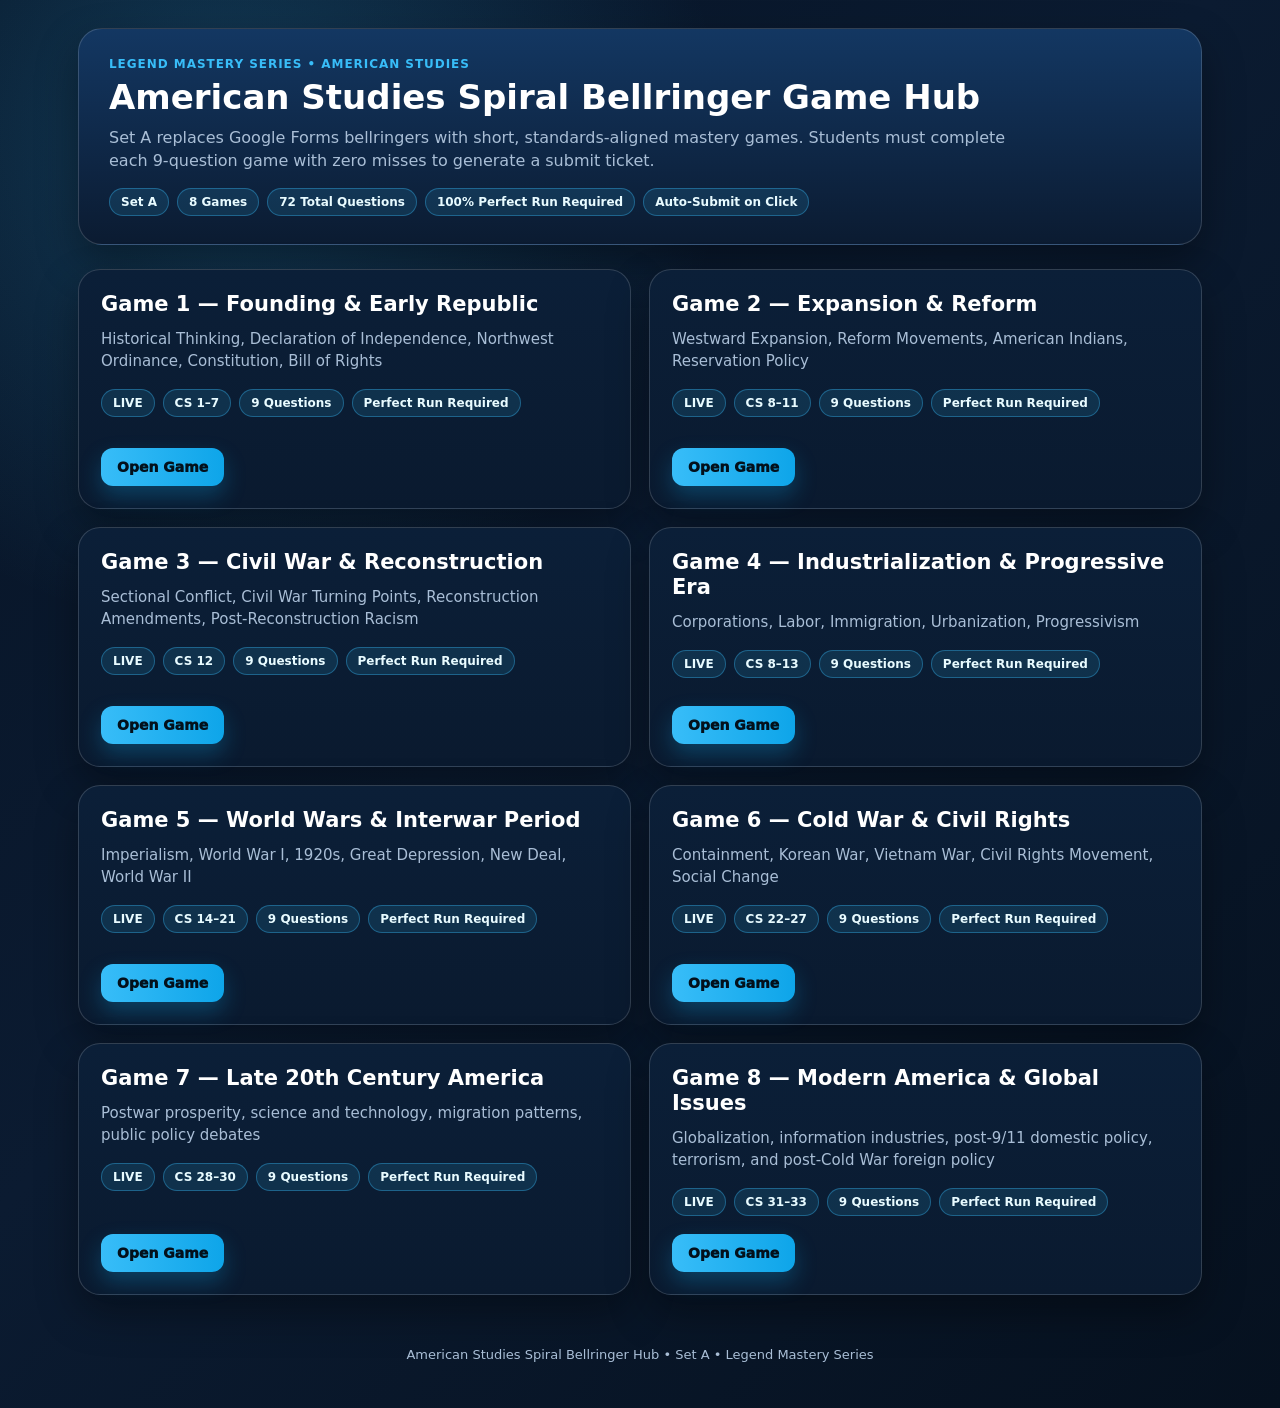
<file: index.html>
<!doctype html>
<html lang="en">
<head>
  <meta charset="utf-8" />
  <meta name="viewport" content="width=device-width,initial-scale=1" />
  <title>American Studies Spiral Bellringer Hub — Legend Mastery Series</title>
  <link rel="stylesheet" href="styles.css" />
</head>

<body>
  <div class="wrap">

    <header class="hero">
      <div class="kicker">Legend Mastery Series • American Studies</div>
      <h1>American Studies Spiral Bellringer Game Hub</h1>
      <p class="sub">
        Set A replaces Google Forms bellringers with short, standards-aligned mastery games.
        Students must complete each 9-question game with zero misses to generate a submit ticket.
      </p>

      <div class="pills">
        <span class="pill">Set A</span>
        <span class="pill">8 Games</span>
        <span class="pill">72 Total Questions</span>
        <span class="pill">100% Perfect Run Required</span>
        <span class="pill">Auto-Submit on Click</span>
      </div>
    </header>

    <main class="grid">

      <article class="repo-card">
        <div>
          <h3><a href="games/amstud-bellringer-game-1.html">Game 1 — Founding & Early Republic</a></h3>
          <p class="muted">Historical Thinking, Declaration of Independence, Northwest Ordinance, Constitution, Bill of Rights</p>
          <div class="pills">
            <span class="pill">LIVE</span>
            <span class="pill">CS 1–7</span>
            <span class="pill">9 Questions</span>
            <span class="pill">Perfect Run Required</span>
          </div>
        </div>
        <div class="btn-row">
          <a class="btn" href="games/amstud-bellringer-game-1.html">Open Game</a>
        </div>
      </article>

      <article class="repo-card">
        <div>
          <h3><a href="games/amstud-bellringer-game-2.html">Game 2 — Expansion & Reform</a></h3>
          <p class="muted">Westward Expansion, Reform Movements, American Indians, Reservation Policy</p>
          <div class="pills">
            <span class="pill">LIVE</span>
            <span class="pill">CS 8–11</span>
            <span class="pill">9 Questions</span>
            <span class="pill">Perfect Run Required</span>
          </div>
        </div>
        <div class="btn-row">
          <a class="btn" href="games/amstud-bellringer-game-2.html">Open Game</a>
        </div>
      </article>

      <article class="repo-card">
        <div>
          <h3><a href="games/amstud-bellringer-game-3.html">Game 3 — Civil War & Reconstruction</a></h3>
          <p class="muted">Sectional Conflict, Civil War Turning Points, Reconstruction Amendments, Post-Reconstruction Racism</p>
          <div class="pills">
            <span class="pill">LIVE</span>
            <span class="pill">CS 12</span>
            <span class="pill">9 Questions</span>
            <span class="pill">Perfect Run Required</span>
          </div>
        </div>
        <div class="btn-row">
          <a class="btn" href="games/amstud-bellringer-game-3.html">Open Game</a>
        </div>
      </article>

      <article class="repo-card">
        <div>
          <h3><a href="games/amstud-bellringer-game-4.html">Game 4 — Industrialization & Progressive Era</a></h3>
          <p class="muted">Corporations, Labor, Immigration, Urbanization, Progressivism</p>
          <div class="pills">
            <span class="pill">LIVE</span>
            <span class="pill">CS 8–13</span>
            <span class="pill">9 Questions</span>
            <span class="pill">Perfect Run Required</span>
          </div>
        </div>
        <div class="btn-row">
          <a class="btn" href="games/amstud-bellringer-game-4.html">Open Game</a>
        </div>
      </article>

      <article class="repo-card">
        <div>
          <h3><a href="games/amstud-bellringer-game-5.html">Game 5 — World Wars & Interwar Period</a></h3>
          <p class="muted">Imperialism, World War I, 1920s, Great Depression, New Deal, World War II</p>
          <div class="pills">
            <span class="pill">LIVE</span>
            <span class="pill">CS 14–21</span>
            <span class="pill">9 Questions</span>
            <span class="pill">Perfect Run Required</span>
          </div>
        </div>
        <div class="btn-row">
          <a class="btn" href="games/amstud-bellringer-game-5.html">Open Game</a>
        </div>
      </article>

      <article class="repo-card">
        <div>
          <h3><a href="games/amstud-bellringer-game-6.html">Game 6 — Cold War & Civil Rights</a></h3>
          <p class="muted">Containment, Korean War, Vietnam War, Civil Rights Movement, Social Change</p>
          <div class="pills">
            <span class="pill">LIVE</span>
            <span class="pill">CS 22–27</span>
            <span class="pill">9 Questions</span>
            <span class="pill">Perfect Run Required</span>
          </div>
        </div>
        <div class="btn-row">
          <a class="btn" href="games/amstud-bellringer-game-6.html">Open Game</a>
        </div>
      </article>

      <article class="repo-card">
        <div>
          <h3><a href="games/amstud-bellringer-game-7.html">Game 7 — Late 20th Century America</a></h3>
          <p class="muted">Postwar prosperity, science and technology, migration patterns, public policy debates</p>
          <div class="pills">
            <span class="pill">LIVE</span>
            <span class="pill">CS 28–30</span>
            <span class="pill">9 Questions</span>
            <span class="pill">Perfect Run Required</span>
          </div>
        </div>
        <div class="btn-row">
          <a class="btn" href="games/amstud-bellringer-game-7.html">Open Game</a>
        </div>
      </article>

      <article class="repo-card">
        <div>
          <h3><a href="games/amstud-bellringer-game-8.html">Game 8 — Modern America & Global Issues</a></h3>
          <p class="muted">Globalization, information industries, post-9/11 domestic policy, terrorism, and post-Cold War foreign policy</p>
          <div class="pills">
            <span class="pill">LIVE</span>
            <span class="pill">CS 31–33</span>
            <span class="pill">9 Questions</span>
            <span class="pill">Perfect Run Required</span>
          </div>
        </div>
        <div class="btn-row">
          <a class="btn" href="games/amstud-bellringer-game-8.html">Open Game</a>
        </div>
      </article>

    </main>

    <footer class="footer">
      American Studies Spiral Bellringer Hub • Set A • Legend Mastery Series
    </footer>

  </div>
</body>
</html>
</file>
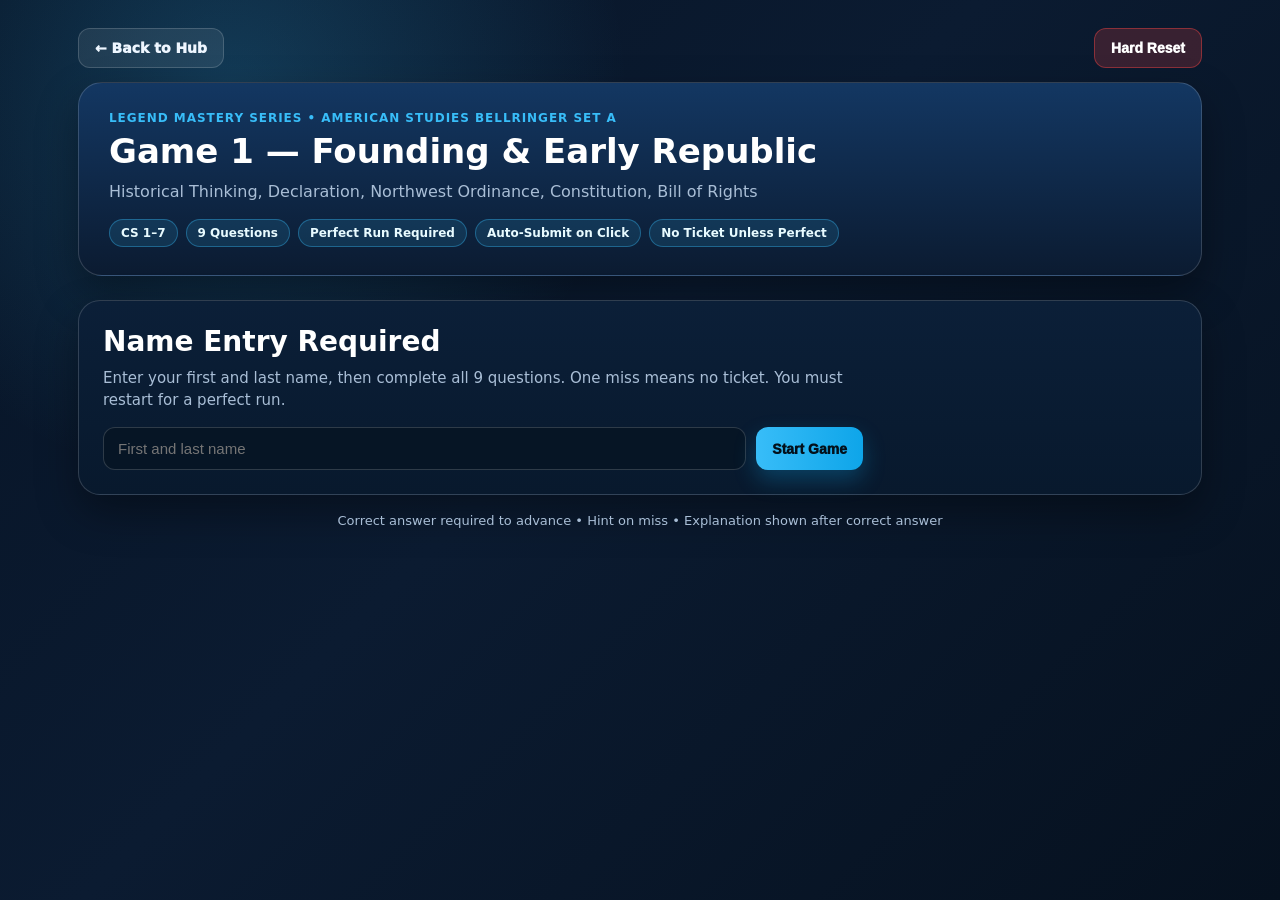
<file: games/amstud-bellringer-game-1.html>
<!doctype html>
<html lang="en">
<head>
  <meta charset="utf-8" />
  <meta name="viewport" content="width=device-width,initial-scale=1" />
  <title>Game 1 — Founding & Early Republic — Legend Mastery Series</title>
  <link rel="stylesheet" href="../styles.css" />
</head>

<body>
  <div class="wrap">

    <div class="topbar">
      <a class="btn secondary" href="../index.html">← Back to Hub</a>
      <button class="btn danger" id="hardResetTop" type="button">Hard Reset</button>
    </div>

    <header class="hero">
      <div class="kicker">Legend Mastery Series • American Studies Bellringer Set A</div>
      <h1>Game 1 — Founding & Early Republic</h1>
      <p class="sub">Historical Thinking, Declaration, Northwest Ordinance, Constitution, Bill of Rights</p>
      <div class="pills">
        <span class="pill">CS 1–7</span>
        <span class="pill">9 Questions</span>
        <span class="pill">Perfect Run Required</span>
        <span class="pill">Auto-Submit on Click</span>
        <span class="pill">No Ticket Unless Perfect</span>
      </div>
    </header>

    <main class="game-shell">

      <section id="startScreen" class="screen active">
        <div class="name-card">
          <h2>Name Entry Required</h2>
          <p class="muted">
            Enter your first and last name, then complete all 9 questions.
            One miss means no ticket. You must restart for a perfect run.
          </p>

          <div class="field-row">
            <input id="studentName" type="text" placeholder="First and last name" autocomplete="off" />
            <button class="btn" id="startBtn" type="button">Start Game</button>
          </div>
        </div>
      </section>

      <section id="gameScreen" class="screen">
        <div class="hud">
          <div class="hud-box">
            <div class="hud-label">Progress</div>
            <div class="hud-value" id="progressText">1 / 9</div>
          </div>
          <div class="hud-box">
            <div class="hud-label">Accuracy</div>
            <div class="hud-value" id="accuracyText">100%</div>
          </div>
          <div class="hud-box">
            <div class="hud-label">Misses</div>
            <div class="hud-value" id="missesText">0</div>
          </div>
          <div class="hud-box">
            <div class="hud-label">Timer</div>
            <div class="hud-value" id="timerText">0:00</div>
          </div>
        </div>

        <div class="question-card">
          <div class="question-meta" id="questionMeta"></div>
          <h2 class="question" id="questionText"></h2>
          <div class="choices" id="choices"></div>
          <div class="feedback" id="feedback">
            Select the best answer. The game auto-submits on click.
          </div>
        </div>
      </section>

      <section id="finishScreen" class="screen">
        <div class="finish-card">
          <h2 id="finishTitle">Finished</h2>
          <p class="muted" id="finishSummary"></p>

          <div id="ticketArea"></div>

          <div class="btn-row">
            <button class="btn danger" id="hardResetBottom" type="button">Hard Reset / Try Again</button>
            <a class="btn secondary" href="../index.html">Back to Hub</a>
          </div>
        </div>
      </section>

      <div class="error-box" id="errorBox"></div>

    </main>

    <p class="small-note">
      Correct answer required to advance • Hint on miss • Explanation shown after correct answer
    </p>

  </div>

<script>
/* =========================================================
   QUESTION BANK — CLEAN / EDITABLE
   Edit question, choices, answer, hint, and explanation here.
========================================================= */
const QUESTIONS = [
  {
    "id": "G1-Q1",
    "cs": "CS 1",
    "question": "Which factor BEST helps determine whether a historical source is credible?",
    "choices": [
      "The length of the document",
      "The number of times it has been viewed",
      "Agreement with other reliable sources",
      "Whether the author uses emotional language"
    ],
    "answer": "Agreement with other reliable sources",
    "hint": "Think about what historians do before trusting one source.",
    "explanation": "Credibility improves when information is supported by other reliable sources. Historians corroborate evidence to reduce the impact of bias or error."
  },
  {
    "id": "G1-Q2",
    "cs": "CS 1",
    "question": "A historian finds a newspaper article from the Spanish-American War that strongly supports U.S. expansion. What should the historian do first?",
    "choices": [
      "Ignore it because it is biased",
      "Compare it with other sources from the era",
      "Use it as the only source",
      "Reject all newspapers as unreliable"
    ],
    "answer": "Compare it with other sources from the era",
    "hint": "Bias does not make a source useless, but it must be checked.",
    "explanation": "Historians compare biased sources with other accounts to identify facts, perspective, and exaggeration."
  },
  {
    "id": "G1-Q3",
    "cs": "CS 2",
    "question": "Why do historians use evidence when developing a thesis?",
    "choices": [
      "To avoid explaining events",
      "To support or refute a historical claim",
      "To make every source agree",
      "To replace primary sources"
    ],
    "answer": "To support or refute a historical claim",
    "hint": "A thesis needs proof, not just an opinion.",
    "explanation": "Historians use evidence from documents, artifacts, photos, and eyewitness accounts to support or refute claims about the past."
  },
  {
    "id": "G1-Q4",
    "cs": "CS 3",
    "question": "Which question best reflects cause-and-effect historical thinking?",
    "choices": [
      "What font was used in the document?",
      "How did one event contribute to another event?",
      "Who printed the longest textbook?",
      "Which source has the most pages?"
    ],
    "answer": "How did one event contribute to another event?",
    "hint": "Cause-and-effect asks how events connect.",
    "explanation": "Historians analyze cause, effect, sequence, and correlation to explain why events happened and what they produced."
  },
  {
    "id": "G1-Q5",
    "cs": "CS 4",
    "question": "Which democratic ideal in the Declaration explains why governments derive their power from the people?",
    "choices": [
      "Federalism",
      "Consent of the governed",
      "Rule of law",
      "Judicial review"
    ],
    "answer": "Consent of the governed",
    "hint": "Look for the idea that people give government its authority.",
    "explanation": "Consent of the governed means legitimate government power comes from the people."
  },
  {
    "id": "G1-Q6",
    "cs": "CS 4",
    "question": "Which idea from the Declaration states that rights cannot legitimately be taken away by government?",
    "choices": [
      "Unalienable rights",
      "Reserved powers",
      "Judicial review",
      "Popular sovereignty only in states"
    ],
    "answer": "Unalienable rights",
    "hint": "The Declaration says people possess rights before government exists.",
    "explanation": "Unalienable rights are natural rights that government is responsible for protecting."
  },
  {
    "id": "G1-Q7",
    "cs": "CS 5",
    "question": "Which precedent established by the Northwest Ordinance later influenced U.S. constitutional principles?",
    "choices": [
      "A national religion",
      "Slavery permitted across all territories",
      "Protection of civil liberties",
      "Creation of political parties"
    ],
    "answer": "Protection of civil liberties",
    "hint": "The ordinance protected rights in the Northwest Territory.",
    "explanation": "The Northwest Ordinance included religious liberty, trial by jury, habeas corpus, and other protections that fit the broader constitutional tradition."
  },
  {
    "id": "G1-Q8",
    "cs": "CS 6",
    "question": "Which weakness under the Articles of Confederation did the Constitution directly fix?",
    "choices": [
      "No power to regulate interstate commerce",
      "Too much presidential power",
      "States appointing Supreme Court justices",
      "A national government with too much tax power"
    ],
    "answer": "No power to regulate interstate commerce",
    "hint": "Think about trade problems between states under the Articles.",
    "explanation": "The Constitution gave Congress power to regulate interstate commerce, solving one major weakness of the Articles."
  },
  {
    "id": "G1-Q9",
    "cs": "CS 7",
    "question": "Why did Anti-Federalist pressure help lead to the Bill of Rights?",
    "choices": [
      "They wanted more power for the president",
      "They feared the Constitution lacked protections for individual liberties",
      "They wanted to eliminate state governments",
      "They opposed all written constitutions"
    ],
    "answer": "They feared the Constitution lacked protections for individual liberties",
    "hint": "Anti-Federalists worried about individual rights and government power.",
    "explanation": "Anti-Federalists argued that explicit protections were needed, leading to the adoption of the Bill of Rights."
  }
];

/* =========================================================
   GAME ENGINE — DO NOT EDIT UNLESS CHANGING BEHAVIOR
========================================================= */
const GAME_TITLE = "Game 1 — Founding & Early Republic";
const STORAGE_KEY = "amstud-bellringer-set-a-game-1";

let state = {
  studentName: "",
  index: 0,
  misses: 0,
  missedIds: [],
  startedAt: null,
  endedAt: null,
  timerId: null
};

const $ = (id) => document.getElementById(id);

window.addEventListener("error", function(event) {
  showError(event.message + "\\n" + event.filename + ":" + event.lineno);
});

document.addEventListener("DOMContentLoaded", function() {
  $("startBtn").addEventListener("click", startGame);
  $("hardResetTop").addEventListener("click", hardReset);
  $("hardResetBottom").addEventListener("click", hardReset);

  $("studentName").addEventListener("keydown", function(event) {
    if (event.key === "Enter") startGame();
  });

  loadSavedAttempt();
});

function showError(message) {
  const box = $("errorBox");
  box.style.display = "block";
  box.textContent = "Error caught:\\n" + message;
}

function saveState() {
  sessionStorage.setItem(STORAGE_KEY, JSON.stringify({
    studentName: state.studentName,
    index: state.index,
    misses: state.misses,
    missedIds: state.missedIds,
    startedAt: state.startedAt
  }));
}

function loadSavedAttempt() {
  const raw = sessionStorage.getItem(STORAGE_KEY);
  if (!raw) return;

  try {
    const saved = JSON.parse(raw);
    if (!saved || !saved.studentName) return;

    state.studentName = saved.studentName;
    state.index = saved.index || 0;
    state.misses = saved.misses || 0;
    state.missedIds = saved.missedIds || [];
    state.startedAt = saved.startedAt || new Date().toISOString();

    showScreen("gameScreen");
    startTimer();
    renderQuestion();
  } catch (error) {
    showError(error.message);
  }
}

function startGame() {
  const name = $("studentName").value.trim();

  if (!name) {
    alert("Enter your first and last name before starting.");
    return;
  }

  state.studentName = name;
  state.index = 0;
  state.misses = 0;
  state.missedIds = [];
  state.startedAt = new Date().toISOString();
  state.endedAt = null;

  saveState();
  showScreen("gameScreen");
  startTimer();
  renderQuestion();
}

function showScreen(screenId) {
  document.querySelectorAll(".screen").forEach(function(screen) {
    screen.classList.remove("active");
  });
  $(screenId).classList.add("active");
}

function startTimer() {
  if (state.timerId) clearInterval(state.timerId);

  state.timerId = setInterval(function() {
    const elapsed = elapsedSeconds();
    $("timerText").textContent = formatSeconds(elapsed);
  }, 1000);
}

function elapsedSeconds() {
  if (!state.startedAt) return 0;
  return Math.max(0, Math.floor((Date.now() - new Date(state.startedAt).getTime()) / 1000));
}

function formatSeconds(totalSeconds) {
  const minutes = Math.floor(totalSeconds / 60);
  const seconds = totalSeconds % 60;
  return minutes + ":" + String(seconds).padStart(2, "0");
}

function formatClock(isoString) {
  return new Date(isoString).toLocaleTimeString([], {
    hour: "numeric",
    minute: "2-digit"
  });
}

function formatDate(isoString) {
  return new Date(isoString).toLocaleDateString();
}

function currentAccuracy() {
  const uniqueMisses = new Set(state.missedIds).size;
  const correctFirstTry = Math.max(0, QUESTIONS.length - uniqueMisses);
  return Math.round((correctFirstTry / QUESTIONS.length) * 100);
}

function renderHud() {
  $("progressText").textContent = Math.min(state.index + 1, QUESTIONS.length) + " / " + QUESTIONS.length;
  $("accuracyText").textContent = currentAccuracy() + "%";
  $("missesText").textContent = state.misses;
  $("timerText").textContent = formatSeconds(elapsedSeconds());
}

function renderQuestion() {
  if (state.index >= QUESTIONS.length) {
    finishGame();
    return;
  }

  renderHud();

  const q = QUESTIONS[state.index];
  $("questionMeta").textContent = q.id + " • " + q.cs;
  $("questionText").textContent = q.question;
  $("feedback").className = "feedback";
  $("feedback").textContent = "Select the best answer. The game auto-submits on click.";

  const choices = $("choices");
  choices.innerHTML = "";

  q.choices.forEach(function(choiceText) {
    const button = document.createElement("button");
    button.type = "button";
    button.className = "choice";
    button.textContent = choiceText;
    button.addEventListener("click", function() {
      submitChoice(button, choiceText);
    });
    choices.appendChild(button);
  });
}

function submitChoice(button, choiceText) {
  const q = QUESTIONS[state.index];
  const allChoices = Array.from(document.querySelectorAll(".choice"));

  if (choiceText === q.answer) {
    button.classList.add("correct");
    allChoices.forEach(function(choice) {
      choice.disabled = true;
    });

    $("feedback").className = "feedback good";
    $("feedback").innerHTML = "<strong>Correct.</strong><br>" + q.explanation;

    setTimeout(function() {
      state.index += 1;
      saveState();
      renderQuestion();
    }, 5000);

  } else {
    button.classList.add("incorrect");
    button.disabled = true;

    state.misses += 1;
    if (!state.missedIds.includes(q.id)) {
      state.missedIds.push(q.id);
    }

    saveState();
    renderHud();

    $("feedback").className = "feedback warn";
    $("feedback").innerHTML = "<strong>Hint:</strong> " + q.hint + "<br><br>Choose again. Correct answer required to advance.";
  }
}

function finishGame() {
  if (state.timerId) clearInterval(state.timerId);

  state.endedAt = new Date().toISOString();

  showScreen("finishScreen");

  const elapsed = formatSeconds(Math.floor((new Date(state.endedAt).getTime() - new Date(state.startedAt).getTime()) / 1000));
  const accuracy = currentAccuracy();

  $("finishSummary").textContent = "Name: " + state.studentName + " • Accuracy: " + accuracy + "% • Misses: " + state.misses + " • Runtime: " + elapsed;

  const ticketArea = $("ticketArea");
  ticketArea.innerHTML = "";

  if (state.misses === 0) {
    $("finishTitle").textContent = "Perfect Run Complete";

    ticketArea.innerHTML = `
      <div class="ticket">
        <h3>Submit Ticket — Perfect Run</h3>
        <div class="ticket-grid">
          <div class="ticket-item">
            <div class="ticket-label">Student Name</div>
            <div class="ticket-value">${escapeHtml(state.studentName)}</div>
          </div>
          <div class="ticket-item">
            <div class="ticket-label">Date</div>
            <div class="ticket-value">${formatDate(state.endedAt)}</div>
          </div>
          <div class="ticket-item">
            <div class="ticket-label">Start Time</div>
            <div class="ticket-value">${formatClock(state.startedAt)}</div>
          </div>
          <div class="ticket-item">
            <div class="ticket-label">End Time</div>
            <div class="ticket-value">${formatClock(state.endedAt)}</div>
          </div>
          <div class="ticket-item">
            <div class="ticket-label">Runtime</div>
            <div class="ticket-value">${elapsed}</div>
          </div>
          <div class="ticket-item">
            <div class="ticket-label">Accuracy</div>
            <div class="ticket-value">${accuracy}%</div>
          </div>
          <div class="ticket-item">
            <div class="ticket-label">Misses</div>
            <div class="ticket-value">${state.misses}</div>
          </div>
          <div class="ticket-item">
            <div class="ticket-label">Result</div>
            <div class="ticket-value">Perfect Run</div>
          </div>
        </div>
      </div>
    `;
  } else {
    $("finishTitle").textContent = "Mastery Required";
    ticketArea.innerHTML = `
      <div class="mastery-message">
        Mastery required — restart
      </div>
    `;
  }

  sessionStorage.removeItem(STORAGE_KEY);
}

function hardReset() {
  sessionStorage.removeItem(STORAGE_KEY);
  location.reload();
}

function escapeHtml(value) {
  return String(value)
    .replaceAll("&", "&amp;")
    .replaceAll("<", "&lt;")
    .replaceAll(">", "&gt;")
    .replaceAll('"', "&quot;")
    .replaceAll("'", "&#039;");
}
</script>
</body>
</html>
</file>
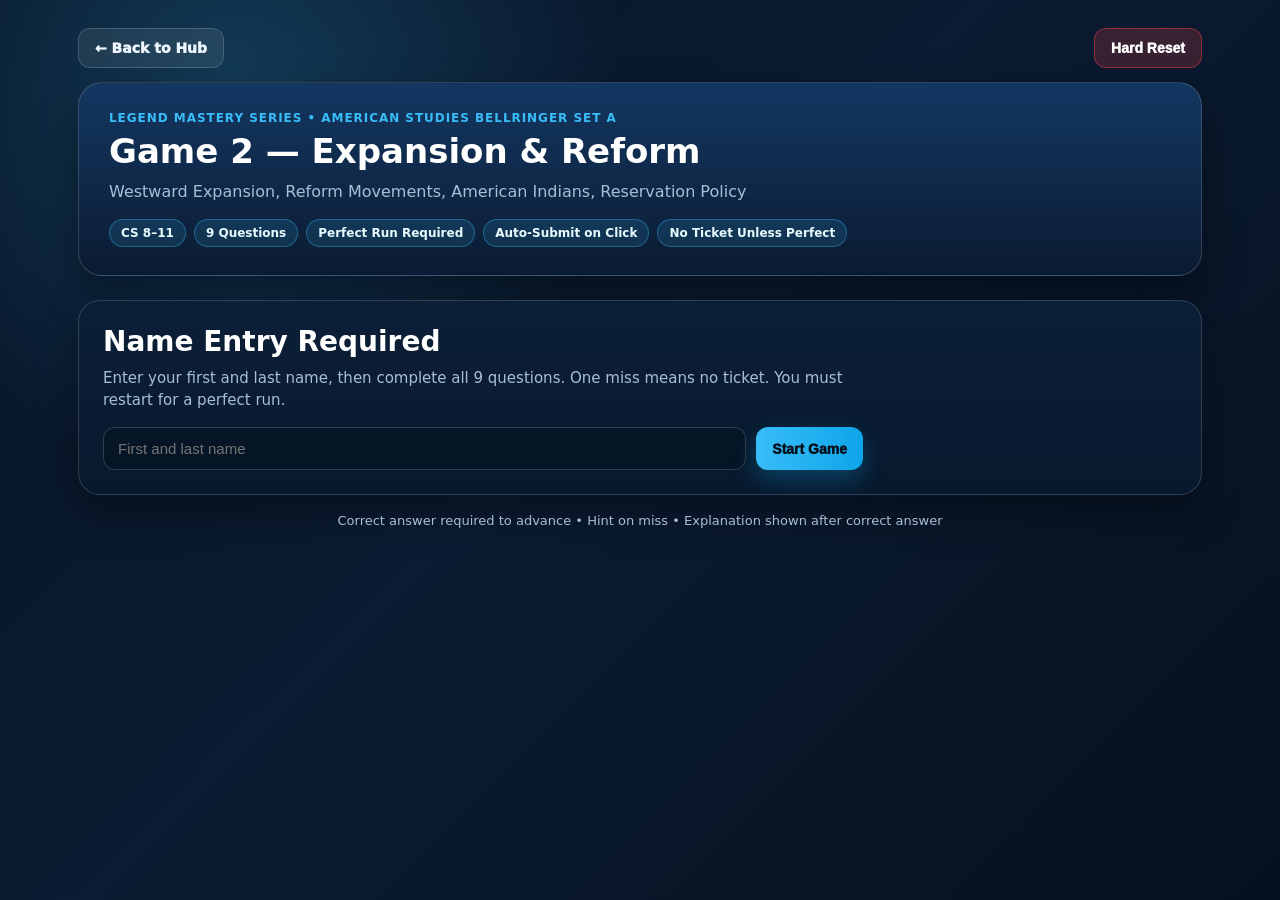
<file: games/amstud-bellringer-game-2.html>
<!doctype html>
<html lang="en">
<head>
  <meta charset="utf-8" />
  <meta name="viewport" content="width=device-width,initial-scale=1" />
  <title>Game 2 — Expansion & Reform — Legend Mastery Series</title>
  <link rel="stylesheet" href="../styles.css" />
</head>

<body>
  <div class="wrap">

    <div class="topbar">
      <a class="btn secondary" href="../index.html">← Back to Hub</a>
      <button class="btn danger" id="hardResetTop" type="button">Hard Reset</button>
    </div>

    <header class="hero">
      <div class="kicker">Legend Mastery Series • American Studies Bellringer Set A</div>
      <h1>Game 2 — Expansion & Reform</h1>
      <p class="sub">Westward Expansion, Reform Movements, American Indians, Reservation Policy</p>
      <div class="pills">
        <span class="pill">CS 8–11</span>
        <span class="pill">9 Questions</span>
        <span class="pill">Perfect Run Required</span>
        <span class="pill">Auto-Submit on Click</span>
        <span class="pill">No Ticket Unless Perfect</span>
      </div>
    </header>

    <main class="game-shell">

      <section id="startScreen" class="screen active">
        <div class="name-card">
          <h2>Name Entry Required</h2>
          <p class="muted">
            Enter your first and last name, then complete all 9 questions.
            One miss means no ticket. You must restart for a perfect run.
          </p>

          <div class="field-row">
            <input id="studentName" type="text" placeholder="First and last name" autocomplete="off" />
            <button class="btn" id="startBtn" type="button">Start Game</button>
          </div>
        </div>
      </section>

      <section id="gameScreen" class="screen">
        <div class="hud">
          <div class="hud-box">
            <div class="hud-label">Progress</div>
            <div class="hud-value" id="progressText">1 / 9</div>
          </div>
          <div class="hud-box">
            <div class="hud-label">Accuracy</div>
            <div class="hud-value" id="accuracyText">100%</div>
          </div>
          <div class="hud-box">
            <div class="hud-label">Misses</div>
            <div class="hud-value" id="missesText">0</div>
          </div>
          <div class="hud-box">
            <div class="hud-label">Timer</div>
            <div class="hud-value" id="timerText">0:00</div>
          </div>
        </div>

        <div class="question-card">
          <div class="question-meta" id="questionMeta"></div>
          <h2 class="question" id="questionText"></h2>
          <div class="choices" id="choices"></div>
          <div class="feedback" id="feedback">
            Select the best answer. The game auto-submits on click.
          </div>
        </div>
      </section>

      <section id="finishScreen" class="screen">
        <div class="finish-card">
          <h2 id="finishTitle">Finished</h2>
          <p class="muted" id="finishSummary"></p>

          <div id="ticketArea"></div>

          <div class="btn-row">
            <button class="btn danger" id="hardResetBottom" type="button">Hard Reset / Try Again</button>
            <a class="btn secondary" href="../index.html">Back to Hub</a>
          </div>
        </div>
      </section>

      <div class="error-box" id="errorBox"></div>

    </main>

    <p class="small-note">
      Correct answer required to advance • Hint on miss • Explanation shown after correct answer
    </p>

  </div>

<script>
/* =========================================================
   QUESTION BANK — CLEAN / EDITABLE
   Edit question, choices, answer, hint, and explanation here.
========================================================= */
const QUESTIONS = [
  {
    "id": "G2-Q1",
    "cs": "CS 10",
    "question": "Which event contributed to westward expansion in the early 1800s?",
    "choices": [
      "Louisiana Purchase",
      "Spanish-American War",
      "Reconstruction",
      "Korean War"
    ],
    "answer": "Louisiana Purchase",
    "hint": "This event doubled U.S. territory.",
    "explanation": "The Louisiana Purchase opened vast western lands for settlement, exploration, and economic development."
  },
  {
    "id": "G2-Q2",
    "cs": "CS 10",
    "question": "What was one effect of the abolitionist movement?",
    "choices": [
      "Increased support for slavery everywhere",
      "Growing sectional tensions between North and South",
      "Federal protection of slavery in every territory",
      "Creation of new slave states only"
    ],
    "answer": "Growing sectional tensions between North and South",
    "hint": "Abolition challenged slavery directly.",
    "explanation": "Abolitionism intensified sectional conflict by attacking the moral and political foundations of slavery."
  },
  {
    "id": "G2-Q3",
    "cs": "CS 10",
    "question": "How did the Seneca Falls Convention contribute to reform?",
    "choices": [
      "It promoted temperance laws only",
      "It marked the beginning of the organized women\u2019s rights movement",
      "It ended gender discrimination immediately",
      "It opposed public education"
    ],
    "answer": "It marked the beginning of the organized women\u2019s rights movement",
    "hint": "Think of the Declaration of Sentiments.",
    "explanation": "Seneca Falls launched an organized push for women\u2019s rights that eventually helped lead to women\u2019s suffrage."
  },
  {
    "id": "G2-Q4",
    "cs": "CS 10",
    "question": "What was the goal of the temperance movement?",
    "choices": [
      "Abolish slavery",
      "Limit immigration",
      "Reduce alcohol consumption",
      "Expand public schooling"
    ],
    "answer": "Reduce alcohol consumption",
    "hint": "Temperance reformers focused on alcohol.",
    "explanation": "Temperance advocates argued alcohol contributed to social problems, and their movement later influenced Prohibition."
  },
  {
    "id": "G2-Q5",
    "cs": "CS 10",
    "question": "What did public education reformers like Horace Mann promote?",
    "choices": [
      "Privately funded schools only",
      "Universal public schooling",
      "Elimination of teacher training",
      "Reduced government role in education"
    ],
    "answer": "Universal public schooling",
    "hint": "Mann argued democracy needed educated citizens.",
    "explanation": "Horace Mann supported free public schools, trained teachers, and broader educational opportunity."
  },
  {
    "id": "G2-Q6",
    "cs": "CS 11",
    "question": "How did continued westward settlement affect American Indians?",
    "choices": [
      "It ended conflict on the Plains",
      "It intensified conflict and displacement",
      "It gave tribes complete control of western lands",
      "It eliminated the reservation system"
    ],
    "answer": "It intensified conflict and displacement",
    "hint": "Think about land, resources, and federal policy.",
    "explanation": "Westward settlement increased conflict and pushed many American Indians onto reservations through treaties and government actions."
  },
  {
    "id": "G2-Q7",
    "cs": "CS 11",
    "question": "Which event was part of the conflicts between the U.S. and Plains Indians?",
    "choices": [
      "Battle of Little Bighorn",
      "Battle of Yorktown",
      "Battle of Midway",
      "Battle of New Orleans"
    ],
    "answer": "Battle of Little Bighorn",
    "hint": "This battle occurred during western conflicts after the Civil War.",
    "explanation": "The Battle of Little Bighorn was one of the Plains Wars conflicts tied to U.S. expansion and American Indian resistance."
  },
  {
    "id": "G2-Q8",
    "cs": "CS 11",
    "question": "What was one goal of the Dawes Act?",
    "choices": [
      "Protect tribal land ownership",
      "Promote assimilation by dividing tribal lands into individual allotments",
      "End all western settlement",
      "Create independent American Indian nations"
    ],
    "answer": "Promote assimilation by dividing tribal lands into individual allotments",
    "hint": "Think about Americanization policies.",
    "explanation": "The Dawes Act divided tribal lands and tried to force American Indians into individual farming and assimilation."
  },
  {
    "id": "G2-Q9",
    "cs": "CS 11",
    "question": "What was the purpose of Indian residential schools?",
    "choices": [
      "Preserve tribal languages and culture",
      "Assimilate American Indian children into white American culture",
      "Expand tribal self-government",
      "Train students to lead independent tribal nations"
    ],
    "answer": "Assimilate American Indian children into white American culture",
    "hint": "These schools were part of Americanization efforts.",
    "explanation": "Residential schools attempted to strip away Native languages and cultures and impose white American customs."
  }
];

/* =========================================================
   GAME ENGINE — DO NOT EDIT UNLESS CHANGING BEHAVIOR
========================================================= */
const GAME_TITLE = "Game 2 — Expansion & Reform";
const STORAGE_KEY = "amstud-bellringer-set-a-game-2";

let state = {
  studentName: "",
  index: 0,
  misses: 0,
  missedIds: [],
  startedAt: null,
  endedAt: null,
  timerId: null
};

const $ = (id) => document.getElementById(id);

window.addEventListener("error", function(event) {
  showError(event.message + "\\n" + event.filename + ":" + event.lineno);
});

document.addEventListener("DOMContentLoaded", function() {
  $("startBtn").addEventListener("click", startGame);
  $("hardResetTop").addEventListener("click", hardReset);
  $("hardResetBottom").addEventListener("click", hardReset);

  $("studentName").addEventListener("keydown", function(event) {
    if (event.key === "Enter") startGame();
  });

  loadSavedAttempt();
});

function showError(message) {
  const box = $("errorBox");
  box.style.display = "block";
  box.textContent = "Error caught:\\n" + message;
}

function saveState() {
  sessionStorage.setItem(STORAGE_KEY, JSON.stringify({
    studentName: state.studentName,
    index: state.index,
    misses: state.misses,
    missedIds: state.missedIds,
    startedAt: state.startedAt
  }));
}

function loadSavedAttempt() {
  const raw = sessionStorage.getItem(STORAGE_KEY);
  if (!raw) return;

  try {
    const saved = JSON.parse(raw);
    if (!saved || !saved.studentName) return;

    state.studentName = saved.studentName;
    state.index = saved.index || 0;
    state.misses = saved.misses || 0;
    state.missedIds = saved.missedIds || [];
    state.startedAt = saved.startedAt || new Date().toISOString();

    showScreen("gameScreen");
    startTimer();
    renderQuestion();
  } catch (error) {
    showError(error.message);
  }
}

function startGame() {
  const name = $("studentName").value.trim();

  if (!name) {
    alert("Enter your first and last name before starting.");
    return;
  }

  state.studentName = name;
  state.index = 0;
  state.misses = 0;
  state.missedIds = [];
  state.startedAt = new Date().toISOString();
  state.endedAt = null;

  saveState();
  showScreen("gameScreen");
  startTimer();
  renderQuestion();
}

function showScreen(screenId) {
  document.querySelectorAll(".screen").forEach(function(screen) {
    screen.classList.remove("active");
  });
  $(screenId).classList.add("active");
}

function startTimer() {
  if (state.timerId) clearInterval(state.timerId);

  state.timerId = setInterval(function() {
    const elapsed = elapsedSeconds();
    $("timerText").textContent = formatSeconds(elapsed);
  }, 1000);
}

function elapsedSeconds() {
  if (!state.startedAt) return 0;
  return Math.max(0, Math.floor((Date.now() - new Date(state.startedAt).getTime()) / 1000));
}

function formatSeconds(totalSeconds) {
  const minutes = Math.floor(totalSeconds / 60);
  const seconds = totalSeconds % 60;
  return minutes + ":" + String(seconds).padStart(2, "0");
}

function formatClock(isoString) {
  return new Date(isoString).toLocaleTimeString([], {
    hour: "numeric",
    minute: "2-digit"
  });
}

function formatDate(isoString) {
  return new Date(isoString).toLocaleDateString();
}

function currentAccuracy() {
  const uniqueMisses = new Set(state.missedIds).size;
  const correctFirstTry = Math.max(0, QUESTIONS.length - uniqueMisses);
  return Math.round((correctFirstTry / QUESTIONS.length) * 100);
}

function renderHud() {
  $("progressText").textContent = Math.min(state.index + 1, QUESTIONS.length) + " / " + QUESTIONS.length;
  $("accuracyText").textContent = currentAccuracy() + "%";
  $("missesText").textContent = state.misses;
  $("timerText").textContent = formatSeconds(elapsedSeconds());
}

function renderQuestion() {
  if (state.index >= QUESTIONS.length) {
    finishGame();
    return;
  }

  renderHud();

  const q = QUESTIONS[state.index];
  $("questionMeta").textContent = q.id + " • " + q.cs;
  $("questionText").textContent = q.question;
  $("feedback").className = "feedback";
  $("feedback").textContent = "Select the best answer. The game auto-submits on click.";

  const choices = $("choices");
  choices.innerHTML = "";

  q.choices.forEach(function(choiceText) {
    const button = document.createElement("button");
    button.type = "button";
    button.className = "choice";
    button.textContent = choiceText;
    button.addEventListener("click", function() {
      submitChoice(button, choiceText);
    });
    choices.appendChild(button);
  });
}

function submitChoice(button, choiceText) {
  const q = QUESTIONS[state.index];
  const allChoices = Array.from(document.querySelectorAll(".choice"));

  if (choiceText === q.answer) {
    button.classList.add("correct");
    allChoices.forEach(function(choice) {
      choice.disabled = true;
    });

    $("feedback").className = "feedback good";
    $("feedback").innerHTML = "<strong>Correct.</strong><br>" + q.explanation;

    setTimeout(function() {
      state.index += 1;
      saveState();
      renderQuestion();
    }, 5000);

  } else {
    button.classList.add("incorrect");
    button.disabled = true;

    state.misses += 1;
    if (!state.missedIds.includes(q.id)) {
      state.missedIds.push(q.id);
    }

    saveState();
    renderHud();

    $("feedback").className = "feedback warn";
    $("feedback").innerHTML = "<strong>Hint:</strong> " + q.hint + "<br><br>Choose again. Correct answer required to advance.";
  }
}

function finishGame() {
  if (state.timerId) clearInterval(state.timerId);

  state.endedAt = new Date().toISOString();

  showScreen("finishScreen");

  const elapsed = formatSeconds(Math.floor((new Date(state.endedAt).getTime() - new Date(state.startedAt).getTime()) / 1000));
  const accuracy = currentAccuracy();

  $("finishSummary").textContent = "Name: " + state.studentName + " • Accuracy: " + accuracy + "% • Misses: " + state.misses + " • Runtime: " + elapsed;

  const ticketArea = $("ticketArea");
  ticketArea.innerHTML = "";

  if (state.misses === 0) {
    $("finishTitle").textContent = "Perfect Run Complete";

    ticketArea.innerHTML = `
      <div class="ticket">
        <h3>Submit Ticket — Perfect Run</h3>
        <div class="ticket-grid">
          <div class="ticket-item">
            <div class="ticket-label">Student Name</div>
            <div class="ticket-value">${escapeHtml(state.studentName)}</div>
          </div>
          <div class="ticket-item">
            <div class="ticket-label">Date</div>
            <div class="ticket-value">${formatDate(state.endedAt)}</div>
          </div>
          <div class="ticket-item">
            <div class="ticket-label">Start Time</div>
            <div class="ticket-value">${formatClock(state.startedAt)}</div>
          </div>
          <div class="ticket-item">
            <div class="ticket-label">End Time</div>
            <div class="ticket-value">${formatClock(state.endedAt)}</div>
          </div>
          <div class="ticket-item">
            <div class="ticket-label">Runtime</div>
            <div class="ticket-value">${elapsed}</div>
          </div>
          <div class="ticket-item">
            <div class="ticket-label">Accuracy</div>
            <div class="ticket-value">${accuracy}%</div>
          </div>
          <div class="ticket-item">
            <div class="ticket-label">Misses</div>
            <div class="ticket-value">${state.misses}</div>
          </div>
          <div class="ticket-item">
            <div class="ticket-label">Result</div>
            <div class="ticket-value">Perfect Run</div>
          </div>
        </div>
      </div>
    `;
  } else {
    $("finishTitle").textContent = "Mastery Required";
    ticketArea.innerHTML = `
      <div class="mastery-message">
        Mastery required — restart
      </div>
    `;
  }

  sessionStorage.removeItem(STORAGE_KEY);
}

function hardReset() {
  sessionStorage.removeItem(STORAGE_KEY);
  location.reload();
}

function escapeHtml(value) {
  return String(value)
    .replaceAll("&", "&amp;")
    .replaceAll("<", "&lt;")
    .replaceAll(">", "&gt;")
    .replaceAll('"', "&quot;")
    .replaceAll("'", "&#039;");
}
</script>
</body>
</html>
</file>
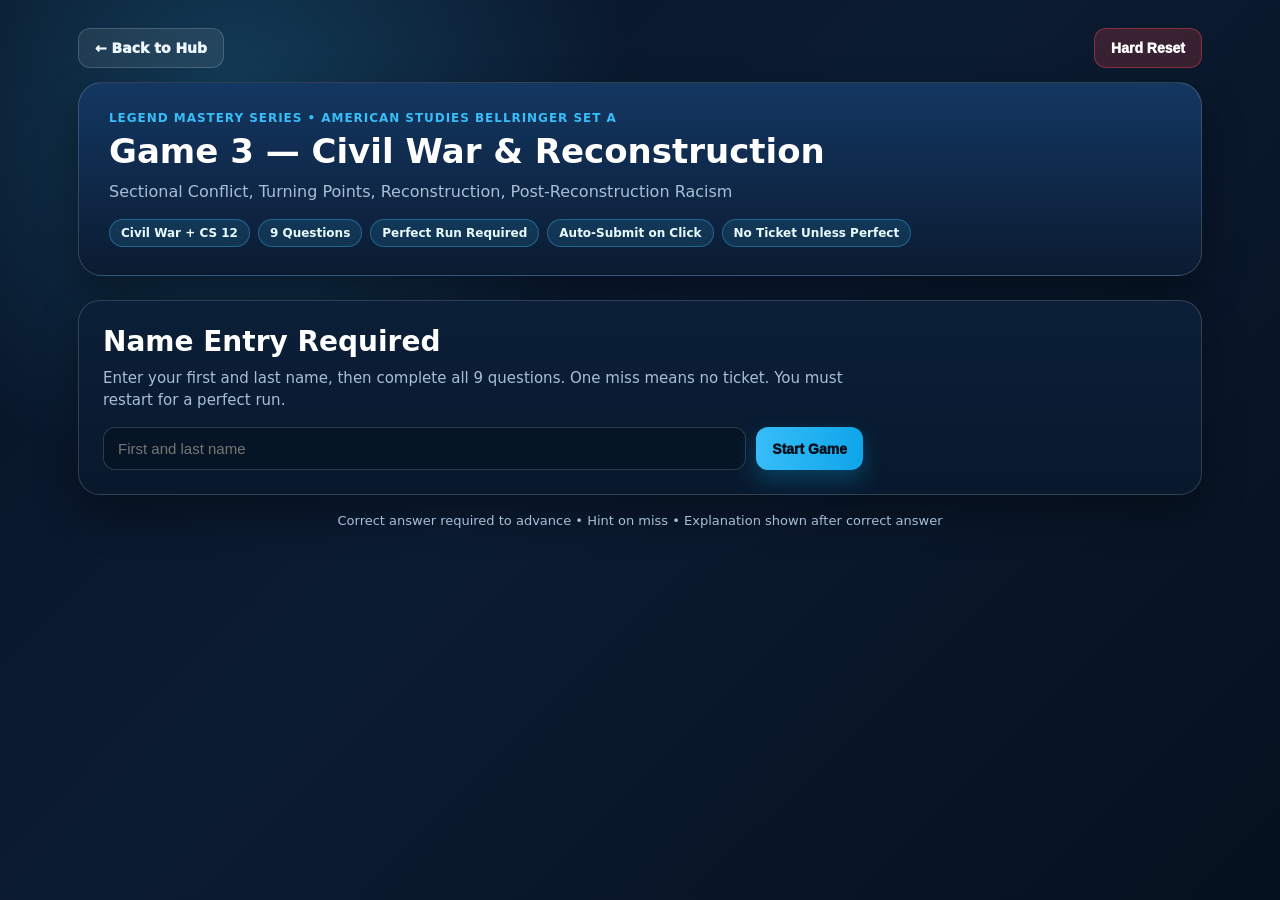
<file: games/amstud-bellringer-game-3.html>
<!doctype html>
<html lang="en">
<head>
  <meta charset="utf-8" />
  <meta name="viewport" content="width=device-width,initial-scale=1" />
  <title>Game 3 — Civil War & Reconstruction — Legend Mastery Series</title>
  <link rel="stylesheet" href="../styles.css" />
</head>

<body>
  <div class="wrap">

    <div class="topbar">
      <a class="btn secondary" href="../index.html">← Back to Hub</a>
      <button class="btn danger" id="hardResetTop" type="button">Hard Reset</button>
    </div>

    <header class="hero">
      <div class="kicker">Legend Mastery Series • American Studies Bellringer Set A</div>
      <h1>Game 3 — Civil War & Reconstruction</h1>
      <p class="sub">Sectional Conflict, Turning Points, Reconstruction, Post-Reconstruction Racism</p>
      <div class="pills">
        <span class="pill">Civil War + CS 12</span>
        <span class="pill">9 Questions</span>
        <span class="pill">Perfect Run Required</span>
        <span class="pill">Auto-Submit on Click</span>
        <span class="pill">No Ticket Unless Perfect</span>
      </div>
    </header>

    <main class="game-shell">

      <section id="startScreen" class="screen active">
        <div class="name-card">
          <h2>Name Entry Required</h2>
          <p class="muted">
            Enter your first and last name, then complete all 9 questions.
            One miss means no ticket. You must restart for a perfect run.
          </p>

          <div class="field-row">
            <input id="studentName" type="text" placeholder="First and last name" autocomplete="off" />
            <button class="btn" id="startBtn" type="button">Start Game</button>
          </div>
        </div>
      </section>

      <section id="gameScreen" class="screen">
        <div class="hud">
          <div class="hud-box">
            <div class="hud-label">Progress</div>
            <div class="hud-value" id="progressText">1 / 9</div>
          </div>
          <div class="hud-box">
            <div class="hud-label">Accuracy</div>
            <div class="hud-value" id="accuracyText">100%</div>
          </div>
          <div class="hud-box">
            <div class="hud-label">Misses</div>
            <div class="hud-value" id="missesText">0</div>
          </div>
          <div class="hud-box">
            <div class="hud-label">Timer</div>
            <div class="hud-value" id="timerText">0:00</div>
          </div>
        </div>

        <div class="question-card">
          <div class="question-meta" id="questionMeta"></div>
          <h2 class="question" id="questionText"></h2>
          <div class="choices" id="choices"></div>
          <div class="feedback" id="feedback">
            Select the best answer. The game auto-submits on click.
          </div>
        </div>
      </section>

      <section id="finishScreen" class="screen">
        <div class="finish-card">
          <h2 id="finishTitle">Finished</h2>
          <p class="muted" id="finishSummary"></p>

          <div id="ticketArea"></div>

          <div class="btn-row">
            <button class="btn danger" id="hardResetBottom" type="button">Hard Reset / Try Again</button>
            <a class="btn secondary" href="../index.html">Back to Hub</a>
          </div>
        </div>
      </section>

      <div class="error-box" id="errorBox"></div>

    </main>

    <p class="small-note">
      Correct answer required to advance • Hint on miss • Explanation shown after correct answer
    </p>

  </div>

<script>
/* =========================================================
   QUESTION BANK — CLEAN / EDITABLE
   Edit question, choices, answer, hint, and explanation here.
========================================================= */
const QUESTIONS = [
  {
    "id": "G3-Q1",
    "cs": "Civil War Review",
    "question": "What was one major economic difference between the North and South before the Civil War?",
    "choices": [
      "The North depended heavily on plantation agriculture",
      "The South relied mainly on factories",
      "The North had more industry and the South depended on agriculture",
      "The South produced more manufactured goods"
    ],
    "answer": "The North had more industry and the South depended on agriculture",
    "hint": "Compare factories and plantations.",
    "explanation": "The North\u2019s industrial economy and the South\u2019s plantation economy contributed to sectional conflict."
  },
  {
    "id": "G3-Q2",
    "cs": "Civil War Review",
    "question": "How did the Dred Scott decision increase sectional tensions?",
    "choices": [
      "It legalized secession",
      "It ruled that Congress could not prohibit slavery in the territories",
      "It ended the Fugitive Slave Act",
      "It abolished slavery in the North"
    ],
    "answer": "It ruled that Congress could not prohibit slavery in the territories",
    "hint": "The decision dealt with slavery in territories.",
    "explanation": "The decision angered many northerners because it strengthened pro-slavery claims and undermined compromise over western territories."
  },
  {
    "id": "G3-Q3",
    "cs": "Civil War Review",
    "question": "What was the immediate result of Abraham Lincoln\u2019s election in 1860?",
    "choices": [
      "Congress abolished slavery",
      "Southern states began to secede",
      "The Supreme Court overturned the election",
      "The Civil War ended"
    ],
    "answer": "Southern states began to secede",
    "hint": "Think about South Carolina and the Confederacy.",
    "explanation": "Lincoln\u2019s election triggered secession by southern states, leading to the formation of the Confederacy."
  },
  {
    "id": "G3-Q4",
    "cs": "Civil War Review",
    "question": "What was a major advantage the North held at the start of the Civil War?",
    "choices": [
      "More industrial capacity and rail networks",
      "Stronger support from Britain",
      "More plantations",
      "A smaller population to supply"
    ],
    "answer": "More industrial capacity and rail networks",
    "hint": "War requires production and transportation.",
    "explanation": "Northern factories, railroads, and financial resources helped the Union sustain the war effort."
  },
  {
    "id": "G3-Q5",
    "cs": "Civil War Review",
    "question": "What was a major effect of the Emancipation Proclamation?",
    "choices": [
      "It immediately ended slavery everywhere",
      "It changed the focus of the war to include ending slavery",
      "It returned escaped enslaved people to owners",
      "It encouraged Europe to join the Confederacy"
    ],
    "answer": "It changed the focus of the war to include ending slavery",
    "hint": "It did not end slavery everywhere immediately.",
    "explanation": "The proclamation shifted the war\u2019s meaning toward freedom and weakened Confederate hopes for foreign support."
  },
  {
    "id": "G3-Q6",
    "cs": "Civil War Review",
    "question": "Why was Gettysburg considered a turning point?",
    "choices": [
      "It halted Confederate advances into the North",
      "It was the first battle of the war",
      "It forced Britain to join the war",
      "It captured Washington, D.C."
    ],
    "answer": "It halted Confederate advances into the North",
    "hint": "Think about Lee\u2019s invasion of northern territory.",
    "explanation": "Gettysburg stopped Lee\u2019s northern invasion and boosted Union morale."
  },
  {
    "id": "G3-Q7",
    "cs": "CS 12",
    "question": "What was the major purpose of the 13th Amendment?",
    "choices": [
      "Grant voting rights to women",
      "Abolish slavery throughout the United States",
      "Provide citizenship to immigrants",
      "Create new western territories"
    ],
    "answer": "Abolish slavery throughout the United States",
    "hint": "This was the first Reconstruction Amendment.",
    "explanation": "The 13th Amendment permanently abolished slavery in the United States."
  },
  {
    "id": "G3-Q8",
    "cs": "CS 12",
    "question": "What did the 14th Amendment guarantee?",
    "choices": [
      "Equal pay for all citizens",
      "Citizenship and equal protection under the law",
      "The abolition of poll taxes",
      "The direct election of senators"
    ],
    "answer": "Citizenship and equal protection under the law",
    "hint": "This amendment became central to civil rights law.",
    "explanation": "The 14th Amendment established citizenship, due process, and equal protection protections."
  },
  {
    "id": "G3-Q9",
    "cs": "CS 12",
    "question": "What was one effect of the Compromise of 1877?",
    "choices": [
      "Federal troops withdrew from the South",
      "Reconstruction expanded",
      "African Americans gained new protections immediately",
      "The Ku Klux Klan disbanded"
    ],
    "answer": "Federal troops withdrew from the South",
    "hint": "This compromise helped end Reconstruction.",
    "explanation": "The withdrawal of federal troops allowed white southern governments to restore discriminatory systems."
  }
];

/* =========================================================
   GAME ENGINE — DO NOT EDIT UNLESS CHANGING BEHAVIOR
========================================================= */
const GAME_TITLE = "Game 3 — Civil War & Reconstruction";
const STORAGE_KEY = "amstud-bellringer-set-a-game-3";

let state = {
  studentName: "",
  index: 0,
  misses: 0,
  missedIds: [],
  startedAt: null,
  endedAt: null,
  timerId: null
};

const $ = (id) => document.getElementById(id);

window.addEventListener("error", function(event) {
  showError(event.message + "\\n" + event.filename + ":" + event.lineno);
});

document.addEventListener("DOMContentLoaded", function() {
  $("startBtn").addEventListener("click", startGame);
  $("hardResetTop").addEventListener("click", hardReset);
  $("hardResetBottom").addEventListener("click", hardReset);

  $("studentName").addEventListener("keydown", function(event) {
    if (event.key === "Enter") startGame();
  });

  loadSavedAttempt();
});

function showError(message) {
  const box = $("errorBox");
  box.style.display = "block";
  box.textContent = "Error caught:\\n" + message;
}

function saveState() {
  sessionStorage.setItem(STORAGE_KEY, JSON.stringify({
    studentName: state.studentName,
    index: state.index,
    misses: state.misses,
    missedIds: state.missedIds,
    startedAt: state.startedAt
  }));
}

function loadSavedAttempt() {
  const raw = sessionStorage.getItem(STORAGE_KEY);
  if (!raw) return;

  try {
    const saved = JSON.parse(raw);
    if (!saved || !saved.studentName) return;

    state.studentName = saved.studentName;
    state.index = saved.index || 0;
    state.misses = saved.misses || 0;
    state.missedIds = saved.missedIds || [];
    state.startedAt = saved.startedAt || new Date().toISOString();

    showScreen("gameScreen");
    startTimer();
    renderQuestion();
  } catch (error) {
    showError(error.message);
  }
}

function startGame() {
  const name = $("studentName").value.trim();

  if (!name) {
    alert("Enter your first and last name before starting.");
    return;
  }

  state.studentName = name;
  state.index = 0;
  state.misses = 0;
  state.missedIds = [];
  state.startedAt = new Date().toISOString();
  state.endedAt = null;

  saveState();
  showScreen("gameScreen");
  startTimer();
  renderQuestion();
}

function showScreen(screenId) {
  document.querySelectorAll(".screen").forEach(function(screen) {
    screen.classList.remove("active");
  });
  $(screenId).classList.add("active");
}

function startTimer() {
  if (state.timerId) clearInterval(state.timerId);

  state.timerId = setInterval(function() {
    const elapsed = elapsedSeconds();
    $("timerText").textContent = formatSeconds(elapsed);
  }, 1000);
}

function elapsedSeconds() {
  if (!state.startedAt) return 0;
  return Math.max(0, Math.floor((Date.now() - new Date(state.startedAt).getTime()) / 1000));
}

function formatSeconds(totalSeconds) {
  const minutes = Math.floor(totalSeconds / 60);
  const seconds = totalSeconds % 60;
  return minutes + ":" + String(seconds).padStart(2, "0");
}

function formatClock(isoString) {
  return new Date(isoString).toLocaleTimeString([], {
    hour: "numeric",
    minute: "2-digit"
  });
}

function formatDate(isoString) {
  return new Date(isoString).toLocaleDateString();
}

function currentAccuracy() {
  const uniqueMisses = new Set(state.missedIds).size;
  const correctFirstTry = Math.max(0, QUESTIONS.length - uniqueMisses);
  return Math.round((correctFirstTry / QUESTIONS.length) * 100);
}

function renderHud() {
  $("progressText").textContent = Math.min(state.index + 1, QUESTIONS.length) + " / " + QUESTIONS.length;
  $("accuracyText").textContent = currentAccuracy() + "%";
  $("missesText").textContent = state.misses;
  $("timerText").textContent = formatSeconds(elapsedSeconds());
}

function renderQuestion() {
  if (state.index >= QUESTIONS.length) {
    finishGame();
    return;
  }

  renderHud();

  const q = QUESTIONS[state.index];
  $("questionMeta").textContent = q.id + " • " + q.cs;
  $("questionText").textContent = q.question;
  $("feedback").className = "feedback";
  $("feedback").textContent = "Select the best answer. The game auto-submits on click.";

  const choices = $("choices");
  choices.innerHTML = "";

  q.choices.forEach(function(choiceText) {
    const button = document.createElement("button");
    button.type = "button";
    button.className = "choice";
    button.textContent = choiceText;
    button.addEventListener("click", function() {
      submitChoice(button, choiceText);
    });
    choices.appendChild(button);
  });
}

function submitChoice(button, choiceText) {
  const q = QUESTIONS[state.index];
  const allChoices = Array.from(document.querySelectorAll(".choice"));

  if (choiceText === q.answer) {
    button.classList.add("correct");
    allChoices.forEach(function(choice) {
      choice.disabled = true;
    });

    $("feedback").className = "feedback good";
    $("feedback").innerHTML = "<strong>Correct.</strong><br>" + q.explanation;

    setTimeout(function() {
      state.index += 1;
      saveState();
      renderQuestion();
    }, 5000);

  } else {
    button.classList.add("incorrect");
    button.disabled = true;

    state.misses += 1;
    if (!state.missedIds.includes(q.id)) {
      state.missedIds.push(q.id);
    }

    saveState();
    renderHud();

    $("feedback").className = "feedback warn";
    $("feedback").innerHTML = "<strong>Hint:</strong> " + q.hint + "<br><br>Choose again. Correct answer required to advance.";
  }
}

function finishGame() {
  if (state.timerId) clearInterval(state.timerId);

  state.endedAt = new Date().toISOString();

  showScreen("finishScreen");

  const elapsed = formatSeconds(Math.floor((new Date(state.endedAt).getTime() - new Date(state.startedAt).getTime()) / 1000));
  const accuracy = currentAccuracy();

  $("finishSummary").textContent = "Name: " + state.studentName + " • Accuracy: " + accuracy + "% • Misses: " + state.misses + " • Runtime: " + elapsed;

  const ticketArea = $("ticketArea");
  ticketArea.innerHTML = "";

  if (state.misses === 0) {
    $("finishTitle").textContent = "Perfect Run Complete";

    ticketArea.innerHTML = `
      <div class="ticket">
        <h3>Submit Ticket — Perfect Run</h3>
        <div class="ticket-grid">
          <div class="ticket-item">
            <div class="ticket-label">Student Name</div>
            <div class="ticket-value">${escapeHtml(state.studentName)}</div>
          </div>
          <div class="ticket-item">
            <div class="ticket-label">Date</div>
            <div class="ticket-value">${formatDate(state.endedAt)}</div>
          </div>
          <div class="ticket-item">
            <div class="ticket-label">Start Time</div>
            <div class="ticket-value">${formatClock(state.startedAt)}</div>
          </div>
          <div class="ticket-item">
            <div class="ticket-label">End Time</div>
            <div class="ticket-value">${formatClock(state.endedAt)}</div>
          </div>
          <div class="ticket-item">
            <div class="ticket-label">Runtime</div>
            <div class="ticket-value">${elapsed}</div>
          </div>
          <div class="ticket-item">
            <div class="ticket-label">Accuracy</div>
            <div class="ticket-value">${accuracy}%</div>
          </div>
          <div class="ticket-item">
            <div class="ticket-label">Misses</div>
            <div class="ticket-value">${state.misses}</div>
          </div>
          <div class="ticket-item">
            <div class="ticket-label">Result</div>
            <div class="ticket-value">Perfect Run</div>
          </div>
        </div>
      </div>
    `;
  } else {
    $("finishTitle").textContent = "Mastery Required";
    ticketArea.innerHTML = `
      <div class="mastery-message">
        Mastery required — restart
      </div>
    `;
  }

  sessionStorage.removeItem(STORAGE_KEY);
}

function hardReset() {
  sessionStorage.removeItem(STORAGE_KEY);
  location.reload();
}

function escapeHtml(value) {
  return String(value)
    .replaceAll("&", "&amp;")
    .replaceAll("<", "&lt;")
    .replaceAll(">", "&gt;")
    .replaceAll('"', "&quot;")
    .replaceAll("'", "&#039;");
}
</script>
</body>
</html>
</file>
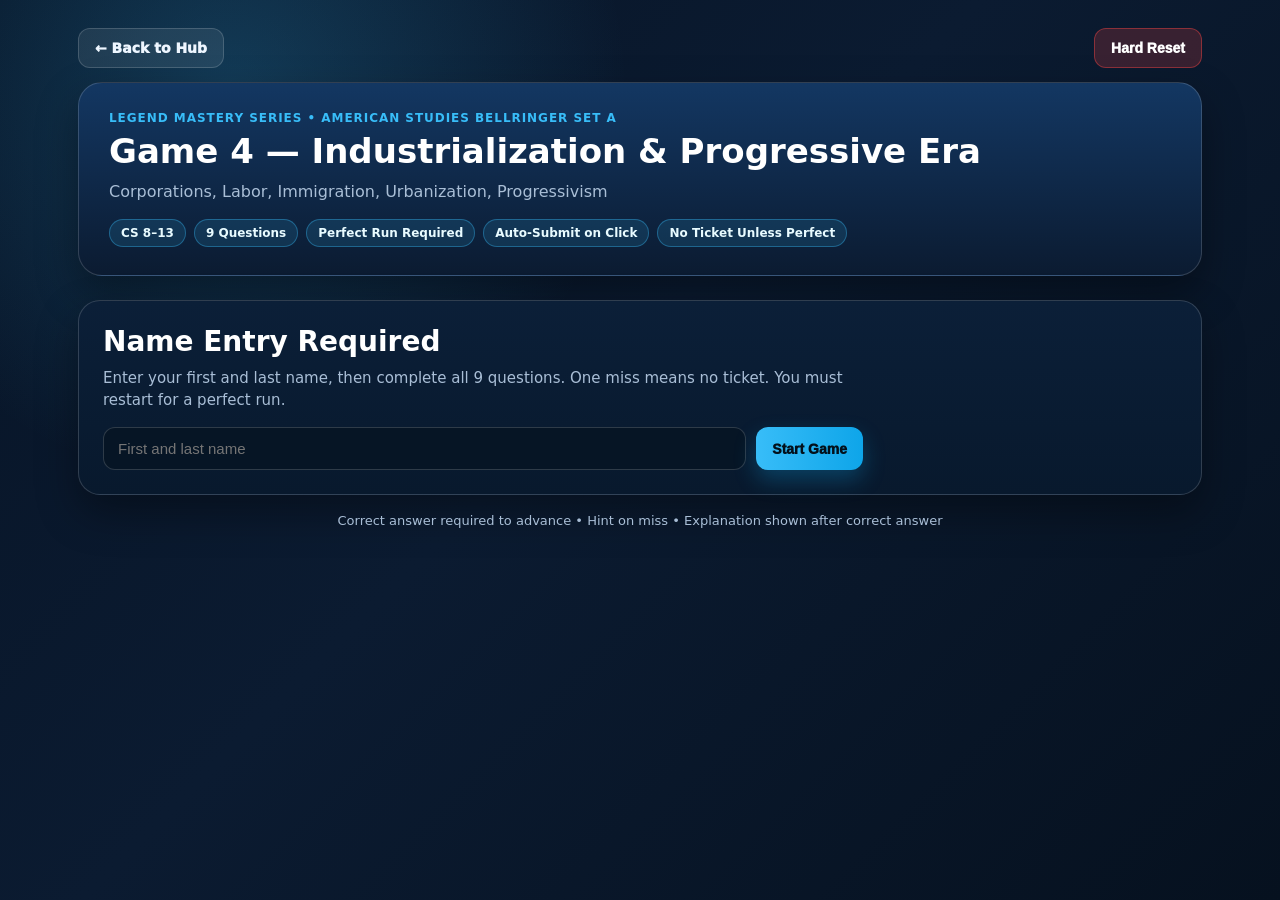
<file: games/amstud-bellringer-game-4.html>
<!doctype html>
<html lang="en">
<head>
  <meta charset="utf-8" />
  <meta name="viewport" content="width=device-width,initial-scale=1" />
  <title>Game 4 — Industrialization & Progressive Era — Legend Mastery Series</title>
  <link rel="stylesheet" href="../styles.css" />
</head>

<body>
  <div class="wrap">

    <div class="topbar">
      <a class="btn secondary" href="../index.html">← Back to Hub</a>
      <button class="btn danger" id="hardResetTop" type="button">Hard Reset</button>
    </div>

    <header class="hero">
      <div class="kicker">Legend Mastery Series • American Studies Bellringer Set A</div>
      <h1>Game 4 — Industrialization & Progressive Era</h1>
      <p class="sub">Corporations, Labor, Immigration, Urbanization, Progressivism</p>
      <div class="pills">
        <span class="pill">CS 8–13</span>
        <span class="pill">9 Questions</span>
        <span class="pill">Perfect Run Required</span>
        <span class="pill">Auto-Submit on Click</span>
        <span class="pill">No Ticket Unless Perfect</span>
      </div>
    </header>

    <main class="game-shell">

      <section id="startScreen" class="screen active">
        <div class="name-card">
          <h2>Name Entry Required</h2>
          <p class="muted">
            Enter your first and last name, then complete all 9 questions.
            One miss means no ticket. You must restart for a perfect run.
          </p>

          <div class="field-row">
            <input id="studentName" type="text" placeholder="First and last name" autocomplete="off" />
            <button class="btn" id="startBtn" type="button">Start Game</button>
          </div>
        </div>
      </section>

      <section id="gameScreen" class="screen">
        <div class="hud">
          <div class="hud-box">
            <div class="hud-label">Progress</div>
            <div class="hud-value" id="progressText">1 / 9</div>
          </div>
          <div class="hud-box">
            <div class="hud-label">Accuracy</div>
            <div class="hud-value" id="accuracyText">100%</div>
          </div>
          <div class="hud-box">
            <div class="hud-label">Misses</div>
            <div class="hud-value" id="missesText">0</div>
          </div>
          <div class="hud-box">
            <div class="hud-label">Timer</div>
            <div class="hud-value" id="timerText">0:00</div>
          </div>
        </div>

        <div class="question-card">
          <div class="question-meta" id="questionMeta"></div>
          <h2 class="question" id="questionText"></h2>
          <div class="choices" id="choices"></div>
          <div class="feedback" id="feedback">
            Select the best answer. The game auto-submits on click.
          </div>
        </div>
      </section>

      <section id="finishScreen" class="screen">
        <div class="finish-card">
          <h2 id="finishTitle">Finished</h2>
          <p class="muted" id="finishSummary"></p>

          <div id="ticketArea"></div>

          <div class="btn-row">
            <button class="btn danger" id="hardResetBottom" type="button">Hard Reset / Try Again</button>
            <a class="btn secondary" href="../index.html">Back to Hub</a>
          </div>
        </div>
      </section>

      <div class="error-box" id="errorBox"></div>

    </main>

    <p class="small-note">
      Correct answer required to advance • Hint on miss • Explanation shown after correct answer
    </p>

  </div>

<script>
/* =========================================================
   QUESTION BANK — CLEAN / EDITABLE
   Edit question, choices, answer, hint, and explanation here.
========================================================= */
const QUESTIONS = [
  {
    "id": "G4-Q1",
    "cs": "CS 8",
    "question": "What was a major effect of industrialization on American cities in the late 1800s?",
    "choices": [
      "Urban populations declined",
      "Cities grew rapidly as people moved for factory jobs",
      "Agricultural production disappeared",
      "Immigration stopped"
    ],
    "answer": "Cities grew rapidly as people moved for factory jobs",
    "hint": "Factory jobs pulled people into cities.",
    "explanation": "Industrialization drew immigrants and rural Americans into cities, creating rapid urban growth."
  },
  {
    "id": "G4-Q2",
    "cs": "CS 8",
    "question": "How did the Bessemer process affect the U.S. economy?",
    "choices": [
      "It made steel cheaper and increased industrial growth",
      "It limited steel production",
      "It reduced the need for railroads",
      "It stopped skyscraper construction"
    ],
    "answer": "It made steel cheaper and increased industrial growth",
    "hint": "Steel was central to railroads and buildings.",
    "explanation": "Cheaper steel fueled railroads, construction, machinery, and industrial expansion."
  },
  {
    "id": "G4-Q3",
    "cs": "CS 8",
    "question": "What was one effect of mechanization on farming?",
    "choices": [
      "Increased need for manual labor",
      "More efficient crop production with fewer workers",
      "Decline in crop production",
      "End of farm machinery"
    ],
    "answer": "More efficient crop production with fewer workers",
    "hint": "Machines changed labor needs.",
    "explanation": "Mechanized farming increased output while reducing the number of workers needed on farms."
  },
  {
    "id": "G4-Q4",
    "cs": "CS 9",
    "question": "Why did labor unions grow during industrialization?",
    "choices": [
      "Workers faced unsafe conditions, long hours, and low pay",
      "Factories offered high wages to all workers",
      "Corporations banned all competition",
      "The government ended all strikes"
    ],
    "answer": "Workers faced unsafe conditions, long hours, and low pay",
    "hint": "Think about what unions wanted to reform.",
    "explanation": "Labor unions formed to fight for better pay, shorter hours, safer conditions, and restrictions on child labor."
  },
  {
    "id": "G4-Q5",
    "cs": "CS 9",
    "question": "Which tactic did labor unions use to pressure employers?",
    "choices": [
      "Collective bargaining",
      "Imperialism",
      "Isolationism",
      "Open Door Policy"
    ],
    "answer": "Collective bargaining",
    "hint": "This involves workers negotiating as a group.",
    "explanation": "Unions used collective bargaining, strikes, and boycotts to push for workplace reforms."
  },
  {
    "id": "G4-Q6",
    "cs": "CS 10",
    "question": "Why did many immigrants settle in ethnic neighborhoods?",
    "choices": [
      "To avoid factory jobs",
      "To access support networks with similar languages and traditions",
      "To reduce trade",
      "To limit transportation options"
    ],
    "answer": "To access support networks with similar languages and traditions",
    "hint": "Newcomers often needed familiar support systems.",
    "explanation": "Ethnic neighborhoods helped immigrants find jobs, housing, language support, and cultural stability."
  },
  {
    "id": "G4-Q7",
    "cs": "CS 10",
    "question": "What was one problem caused by rapid urbanization?",
    "choices": [
      "Overcrowded tenements and unsanitary conditions",
      "Decline in population density",
      "More spacious housing for workers",
      "End of industrial jobs"
    ],
    "answer": "Overcrowded tenements and unsanitary conditions",
    "hint": "Cities grew faster than infrastructure.",
    "explanation": "Rapid urban growth caused overcrowding, poor sanitation, disease, and unsafe housing."
  },
  {
    "id": "G4-Q8",
    "cs": "CS 12",
    "question": "How was racial discrimination institutionalized after Reconstruction?",
    "choices": [
      "Jim Crow laws enforced segregation and limited rights",
      "The 15th Amendment was repealed",
      "Federal troops expanded Reconstruction",
      "The Supreme Court banned segregation in Plessy"
    ],
    "answer": "Jim Crow laws enforced segregation and limited rights",
    "hint": "Think of laws and local ordinances in the South.",
    "explanation": "Jim Crow laws created segregation, limited ballot access, and restricted civil rights for African Americans."
  },
  {
    "id": "G4-Q9",
    "cs": "CS 13",
    "question": "What was a major purpose of Progressive Era reforms?",
    "choices": [
      "Increase monopolies",
      "Address problems caused by industrialization, urbanization, and political corruption",
      "Expand laissez-faire policies only",
      "Limit public education"
    ],
    "answer": "Address problems caused by industrialization, urbanization, and political corruption",
    "hint": "Progressives wanted reform, not laissez-faire neglect.",
    "explanation": "Progressives used laws and government action to address corporate power, unsafe products, urban problems, and political corruption."
  }
];

/* =========================================================
   GAME ENGINE — DO NOT EDIT UNLESS CHANGING BEHAVIOR
========================================================= */
const GAME_TITLE = "Game 4 — Industrialization & Progressive Era";
const STORAGE_KEY = "amstud-bellringer-set-a-game-4";

let state = {
  studentName: "",
  index: 0,
  misses: 0,
  missedIds: [],
  startedAt: null,
  endedAt: null,
  timerId: null
};

const $ = (id) => document.getElementById(id);

window.addEventListener("error", function(event) {
  showError(event.message + "\\n" + event.filename + ":" + event.lineno);
});

document.addEventListener("DOMContentLoaded", function() {
  $("startBtn").addEventListener("click", startGame);
  $("hardResetTop").addEventListener("click", hardReset);
  $("hardResetBottom").addEventListener("click", hardReset);

  $("studentName").addEventListener("keydown", function(event) {
    if (event.key === "Enter") startGame();
  });

  loadSavedAttempt();
});

function showError(message) {
  const box = $("errorBox");
  box.style.display = "block";
  box.textContent = "Error caught:\\n" + message;
}

function saveState() {
  sessionStorage.setItem(STORAGE_KEY, JSON.stringify({
    studentName: state.studentName,
    index: state.index,
    misses: state.misses,
    missedIds: state.missedIds,
    startedAt: state.startedAt
  }));
}

function loadSavedAttempt() {
  const raw = sessionStorage.getItem(STORAGE_KEY);
  if (!raw) return;

  try {
    const saved = JSON.parse(raw);
    if (!saved || !saved.studentName) return;

    state.studentName = saved.studentName;
    state.index = saved.index || 0;
    state.misses = saved.misses || 0;
    state.missedIds = saved.missedIds || [];
    state.startedAt = saved.startedAt || new Date().toISOString();

    showScreen("gameScreen");
    startTimer();
    renderQuestion();
  } catch (error) {
    showError(error.message);
  }
}

function startGame() {
  const name = $("studentName").value.trim();

  if (!name) {
    alert("Enter your first and last name before starting.");
    return;
  }

  state.studentName = name;
  state.index = 0;
  state.misses = 0;
  state.missedIds = [];
  state.startedAt = new Date().toISOString();
  state.endedAt = null;

  saveState();
  showScreen("gameScreen");
  startTimer();
  renderQuestion();
}

function showScreen(screenId) {
  document.querySelectorAll(".screen").forEach(function(screen) {
    screen.classList.remove("active");
  });
  $(screenId).classList.add("active");
}

function startTimer() {
  if (state.timerId) clearInterval(state.timerId);

  state.timerId = setInterval(function() {
    const elapsed = elapsedSeconds();
    $("timerText").textContent = formatSeconds(elapsed);
  }, 1000);
}

function elapsedSeconds() {
  if (!state.startedAt) return 0;
  return Math.max(0, Math.floor((Date.now() - new Date(state.startedAt).getTime()) / 1000));
}

function formatSeconds(totalSeconds) {
  const minutes = Math.floor(totalSeconds / 60);
  const seconds = totalSeconds % 60;
  return minutes + ":" + String(seconds).padStart(2, "0");
}

function formatClock(isoString) {
  return new Date(isoString).toLocaleTimeString([], {
    hour: "numeric",
    minute: "2-digit"
  });
}

function formatDate(isoString) {
  return new Date(isoString).toLocaleDateString();
}

function currentAccuracy() {
  const uniqueMisses = new Set(state.missedIds).size;
  const correctFirstTry = Math.max(0, QUESTIONS.length - uniqueMisses);
  return Math.round((correctFirstTry / QUESTIONS.length) * 100);
}

function renderHud() {
  $("progressText").textContent = Math.min(state.index + 1, QUESTIONS.length) + " / " + QUESTIONS.length;
  $("accuracyText").textContent = currentAccuracy() + "%";
  $("missesText").textContent = state.misses;
  $("timerText").textContent = formatSeconds(elapsedSeconds());
}

function renderQuestion() {
  if (state.index >= QUESTIONS.length) {
    finishGame();
    return;
  }

  renderHud();

  const q = QUESTIONS[state.index];
  $("questionMeta").textContent = q.id + " • " + q.cs;
  $("questionText").textContent = q.question;
  $("feedback").className = "feedback";
  $("feedback").textContent = "Select the best answer. The game auto-submits on click.";

  const choices = $("choices");
  choices.innerHTML = "";

  q.choices.forEach(function(choiceText) {
    const button = document.createElement("button");
    button.type = "button";
    button.className = "choice";
    button.textContent = choiceText;
    button.addEventListener("click", function() {
      submitChoice(button, choiceText);
    });
    choices.appendChild(button);
  });
}

function submitChoice(button, choiceText) {
  const q = QUESTIONS[state.index];
  const allChoices = Array.from(document.querySelectorAll(".choice"));

  if (choiceText === q.answer) {
    button.classList.add("correct");
    allChoices.forEach(function(choice) {
      choice.disabled = true;
    });

    $("feedback").className = "feedback good";
    $("feedback").innerHTML = "<strong>Correct.</strong><br>" + q.explanation;

    setTimeout(function() {
      state.index += 1;
      saveState();
      renderQuestion();
    }, 5000);

  } else {
    button.classList.add("incorrect");
    button.disabled = true;

    state.misses += 1;
    if (!state.missedIds.includes(q.id)) {
      state.missedIds.push(q.id);
    }

    saveState();
    renderHud();

    $("feedback").className = "feedback warn";
    $("feedback").innerHTML = "<strong>Hint:</strong> " + q.hint + "<br><br>Choose again. Correct answer required to advance.";
  }
}

function finishGame() {
  if (state.timerId) clearInterval(state.timerId);

  state.endedAt = new Date().toISOString();

  showScreen("finishScreen");

  const elapsed = formatSeconds(Math.floor((new Date(state.endedAt).getTime() - new Date(state.startedAt).getTime()) / 1000));
  const accuracy = currentAccuracy();

  $("finishSummary").textContent = "Name: " + state.studentName + " • Accuracy: " + accuracy + "% • Misses: " + state.misses + " • Runtime: " + elapsed;

  const ticketArea = $("ticketArea");
  ticketArea.innerHTML = "";

  if (state.misses === 0) {
    $("finishTitle").textContent = "Perfect Run Complete";

    ticketArea.innerHTML = `
      <div class="ticket">
        <h3>Submit Ticket — Perfect Run</h3>
        <div class="ticket-grid">
          <div class="ticket-item">
            <div class="ticket-label">Student Name</div>
            <div class="ticket-value">${escapeHtml(state.studentName)}</div>
          </div>
          <div class="ticket-item">
            <div class="ticket-label">Date</div>
            <div class="ticket-value">${formatDate(state.endedAt)}</div>
          </div>
          <div class="ticket-item">
            <div class="ticket-label">Start Time</div>
            <div class="ticket-value">${formatClock(state.startedAt)}</div>
          </div>
          <div class="ticket-item">
            <div class="ticket-label">End Time</div>
            <div class="ticket-value">${formatClock(state.endedAt)}</div>
          </div>
          <div class="ticket-item">
            <div class="ticket-label">Runtime</div>
            <div class="ticket-value">${elapsed}</div>
          </div>
          <div class="ticket-item">
            <div class="ticket-label">Accuracy</div>
            <div class="ticket-value">${accuracy}%</div>
          </div>
          <div class="ticket-item">
            <div class="ticket-label">Misses</div>
            <div class="ticket-value">${state.misses}</div>
          </div>
          <div class="ticket-item">
            <div class="ticket-label">Result</div>
            <div class="ticket-value">Perfect Run</div>
          </div>
        </div>
      </div>
    `;
  } else {
    $("finishTitle").textContent = "Mastery Required";
    ticketArea.innerHTML = `
      <div class="mastery-message">
        Mastery required — restart
      </div>
    `;
  }

  sessionStorage.removeItem(STORAGE_KEY);
}

function hardReset() {
  sessionStorage.removeItem(STORAGE_KEY);
  location.reload();
}

function escapeHtml(value) {
  return String(value)
    .replaceAll("&", "&amp;")
    .replaceAll("<", "&lt;")
    .replaceAll(">", "&gt;")
    .replaceAll('"', "&quot;")
    .replaceAll("'", "&#039;");
}
</script>
</body>
</html>
</file>
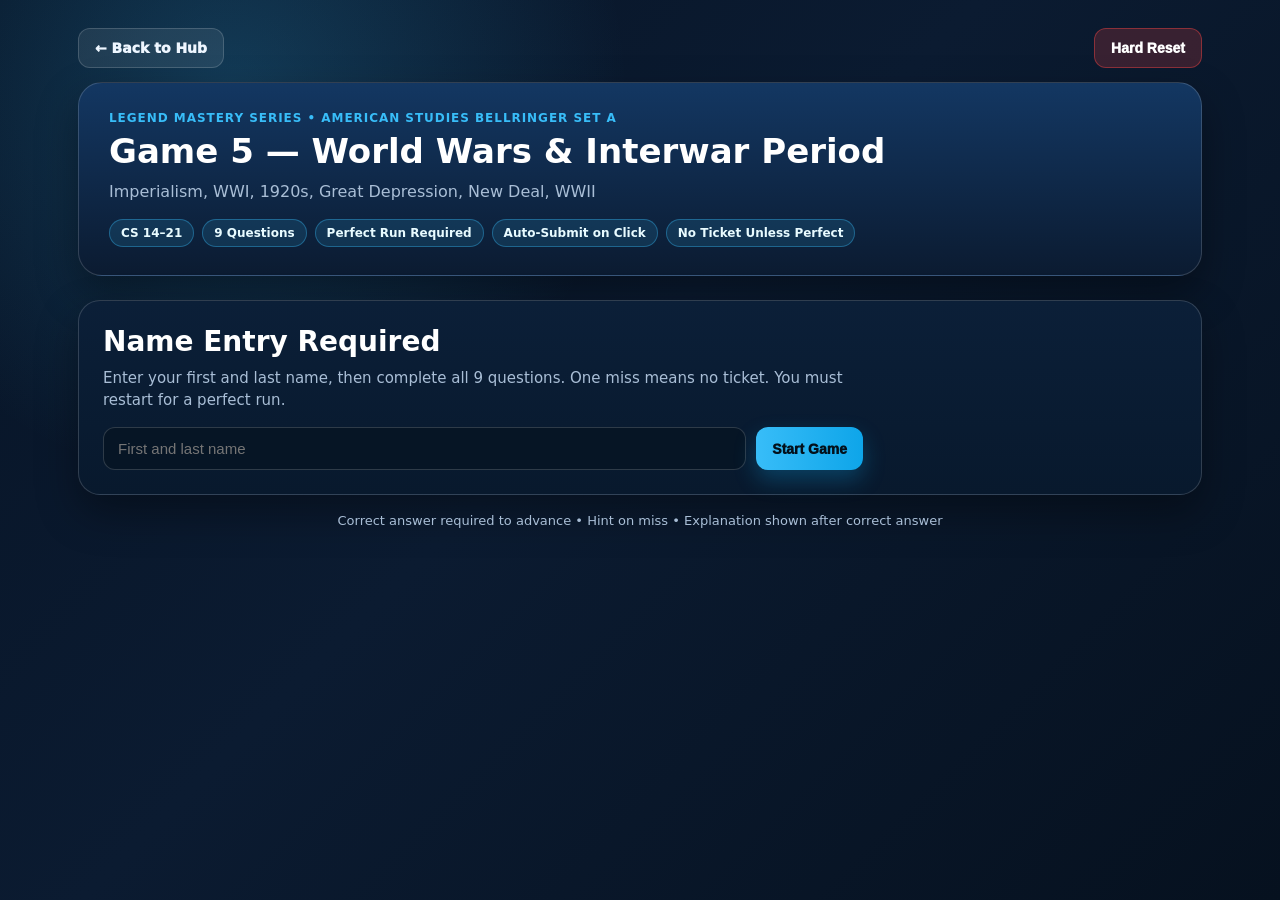
<file: games/amstud-bellringer-game-5.html>
<!doctype html>
<html lang="en">
<head>
  <meta charset="utf-8" />
  <meta name="viewport" content="width=device-width,initial-scale=1" />
  <title>Game 5 — World Wars & Interwar Period — Legend Mastery Series</title>
  <link rel="stylesheet" href="../styles.css" />
</head>

<body>
  <div class="wrap">

    <div class="topbar">
      <a class="btn secondary" href="../index.html">← Back to Hub</a>
      <button class="btn danger" id="hardResetTop" type="button">Hard Reset</button>
    </div>

    <header class="hero">
      <div class="kicker">Legend Mastery Series • American Studies Bellringer Set A</div>
      <h1>Game 5 — World Wars & Interwar Period</h1>
      <p class="sub">Imperialism, WWI, 1920s, Great Depression, New Deal, WWII</p>
      <div class="pills">
        <span class="pill">CS 14–21</span>
        <span class="pill">9 Questions</span>
        <span class="pill">Perfect Run Required</span>
        <span class="pill">Auto-Submit on Click</span>
        <span class="pill">No Ticket Unless Perfect</span>
      </div>
    </header>

    <main class="game-shell">

      <section id="startScreen" class="screen active">
        <div class="name-card">
          <h2>Name Entry Required</h2>
          <p class="muted">
            Enter your first and last name, then complete all 9 questions.
            One miss means no ticket. You must restart for a perfect run.
          </p>

          <div class="field-row">
            <input id="studentName" type="text" placeholder="First and last name" autocomplete="off" />
            <button class="btn" id="startBtn" type="button">Start Game</button>
          </div>
        </div>
      </section>

      <section id="gameScreen" class="screen">
        <div class="hud">
          <div class="hud-box">
            <div class="hud-label">Progress</div>
            <div class="hud-value" id="progressText">1 / 9</div>
          </div>
          <div class="hud-box">
            <div class="hud-label">Accuracy</div>
            <div class="hud-value" id="accuracyText">100%</div>
          </div>
          <div class="hud-box">
            <div class="hud-label">Misses</div>
            <div class="hud-value" id="missesText">0</div>
          </div>
          <div class="hud-box">
            <div class="hud-label">Timer</div>
            <div class="hud-value" id="timerText">0:00</div>
          </div>
        </div>

        <div class="question-card">
          <div class="question-meta" id="questionMeta"></div>
          <h2 class="question" id="questionText"></h2>
          <div class="choices" id="choices"></div>
          <div class="feedback" id="feedback">
            Select the best answer. The game auto-submits on click.
          </div>
        </div>
      </section>

      <section id="finishScreen" class="screen">
        <div class="finish-card">
          <h2 id="finishTitle">Finished</h2>
          <p class="muted" id="finishSummary"></p>

          <div id="ticketArea"></div>

          <div class="btn-row">
            <button class="btn danger" id="hardResetBottom" type="button">Hard Reset / Try Again</button>
            <a class="btn secondary" href="../index.html">Back to Hub</a>
          </div>
        </div>
      </section>

      <div class="error-box" id="errorBox"></div>

    </main>

    <p class="small-note">
      Correct answer required to advance • Hint on miss • Explanation shown after correct answer
    </p>

  </div>

<script>
/* =========================================================
   QUESTION BANK — CLEAN / EDITABLE
   Edit question, choices, answer, hint, and explanation here.
========================================================= */
const QUESTIONS = [
  {
    "id": "G5-Q1",
    "cs": "CS 14",
    "question": "What helped the United States emerge as a world power in the early 1900s?",
    "choices": [
      "Overseas expansion and victory in the Spanish-American War",
      "Complete isolation from world affairs",
      "Elimination of the navy",
      "Avoiding all foreign markets"
    ],
    "answer": "Overseas expansion and victory in the Spanish-American War",
    "hint": "Think about Hawaii, the Spanish-American War, and Big Stick Diplomacy.",
    "explanation": "Overseas expansion, a stronger navy, and U.S. victory in war helped increase American global power."
  },
  {
    "id": "G5-Q2",
    "cs": "CS 15",
    "question": "Why did the United States reject membership in the League of Nations?",
    "choices": [
      "Many feared foreign entanglements after World War I",
      "The League required the U.S. to give up all trade",
      "The League banned diplomacy",
      "The U.S. had not participated in World War I"
    ],
    "answer": "Many feared foreign entanglements after World War I",
    "hint": "Think about isolationism after WWI.",
    "explanation": "Debate over the Treaty of Versailles and fear of foreign commitments pushed the U.S. toward isolationism."
  },
  {
    "id": "G5-Q3",
    "cs": "CS 16",
    "question": "What contributed to the Red Scare of 1919\u20131920?",
    "choices": [
      "Fear of communism and revolution after labor unrest",
      "The end of immigration restrictions",
      "A decline in nativism",
      "Support for joining the League of Nations"
    ],
    "answer": "Fear of communism and revolution after labor unrest",
    "hint": "The Russian Revolution influenced American fears.",
    "explanation": "Communism in Russia, strikes, and violence led many Americans to fear radical revolution."
  },
  {
    "id": "G5-Q4",
    "cs": "CS 17",
    "question": "Which innovation helped transform communication and culture in the 1920s?",
    "choices": [
      "Commercial radio broadcasts",
      "Telegraph only",
      "Steam-powered factories only",
      "The cotton gin"
    ],
    "answer": "Commercial radio broadcasts",
    "hint": "Think about mass media and shared culture.",
    "explanation": "Radio, movies, newspapers, automobiles, and assembly lines reshaped daily life and culture in the 1920s."
  },
  {
    "id": "G5-Q5",
    "cs": "CS 18",
    "question": "How did the Harlem Renaissance contribute to social change?",
    "choices": [
      "It celebrated African American culture and increased awareness of Black experiences",
      "It ended all segregation immediately",
      "It opposed jazz music",
      "It reduced migration to northern cities"
    ],
    "answer": "It celebrated African American culture and increased awareness of Black experiences",
    "hint": "Think about art, literature, and jazz.",
    "explanation": "The Harlem Renaissance gave pride to African Americans and brought wider attention to Black culture and struggles."
  },
  {
    "id": "G5-Q6",
    "cs": "CS 18",
    "question": "What was one effect of Prohibition?",
    "choices": [
      "Growth of speakeasies and organized crime",
      "End of illegal alcohol sales",
      "Immediate national agreement on alcohol laws",
      "A decline in enforcement costs"
    ],
    "answer": "Growth of speakeasies and organized crime",
    "hint": "Banning alcohol created illegal markets.",
    "explanation": "Prohibition was difficult to enforce and contributed to speakeasies, bootlegging, and organized crime."
  },
  {
    "id": "G5-Q7",
    "cs": "CS 19",
    "question": "Which factor helped cause the Great Depression?",
    "choices": [
      "Stock market speculation and buying on margin",
      "Government elimination of consumer debt",
      "A complete ban on bank lending",
      "A decline in consumer credit before the crash"
    ],
    "answer": "Stock market speculation and buying on margin",
    "hint": "Investors took risks with borrowed money.",
    "explanation": "Speculation and margin buying helped inflate stock prices before the crash contributed to economic collapse."
  },
  {
    "id": "G5-Q8",
    "cs": "CS 19",
    "question": "How did the New Deal change the role of the federal government?",
    "choices": [
      "It expanded federal responsibility for economic relief and regulation",
      "It eliminated all government programs",
      "It ended bank regulation",
      "It reduced federal involvement in the economy"
    ],
    "answer": "It expanded federal responsibility for economic relief and regulation",
    "hint": "Think Social Security, FDIC, SEC, and public works.",
    "explanation": "New Deal programs expanded the federal role in relief, recovery, reform, banking, employment, and social welfare."
  },
  {
    "id": "G5-Q9",
    "cs": "CS 20",
    "question": "What event ended U.S. isolationist policy and brought the nation into World War II?",
    "choices": [
      "Bombing of Pearl Harbor",
      "Signing of the Kellogg-Briand Pact",
      "Senate rejection of the Treaty of Versailles",
      "The Harlem Renaissance"
    ],
    "answer": "Bombing of Pearl Harbor",
    "hint": "This attack occurred on December 7, 1941.",
    "explanation": "Japan\u2019s attack on Pearl Harbor ended U.S. isolation and led to entry into World War II."
  }
];

/* =========================================================
   GAME ENGINE — DO NOT EDIT UNLESS CHANGING BEHAVIOR
========================================================= */
const GAME_TITLE = "Game 5 — World Wars & Interwar Period";
const STORAGE_KEY = "amstud-bellringer-set-a-game-5";

let state = {
  studentName: "",
  index: 0,
  misses: 0,
  missedIds: [],
  startedAt: null,
  endedAt: null,
  timerId: null
};

const $ = (id) => document.getElementById(id);

window.addEventListener("error", function(event) {
  showError(event.message + "\\n" + event.filename + ":" + event.lineno);
});

document.addEventListener("DOMContentLoaded", function() {
  $("startBtn").addEventListener("click", startGame);
  $("hardResetTop").addEventListener("click", hardReset);
  $("hardResetBottom").addEventListener("click", hardReset);

  $("studentName").addEventListener("keydown", function(event) {
    if (event.key === "Enter") startGame();
  });

  loadSavedAttempt();
});

function showError(message) {
  const box = $("errorBox");
  box.style.display = "block";
  box.textContent = "Error caught:\\n" + message;
}

function saveState() {
  sessionStorage.setItem(STORAGE_KEY, JSON.stringify({
    studentName: state.studentName,
    index: state.index,
    misses: state.misses,
    missedIds: state.missedIds,
    startedAt: state.startedAt
  }));
}

function loadSavedAttempt() {
  const raw = sessionStorage.getItem(STORAGE_KEY);
  if (!raw) return;

  try {
    const saved = JSON.parse(raw);
    if (!saved || !saved.studentName) return;

    state.studentName = saved.studentName;
    state.index = saved.index || 0;
    state.misses = saved.misses || 0;
    state.missedIds = saved.missedIds || [];
    state.startedAt = saved.startedAt || new Date().toISOString();

    showScreen("gameScreen");
    startTimer();
    renderQuestion();
  } catch (error) {
    showError(error.message);
  }
}

function startGame() {
  const name = $("studentName").value.trim();

  if (!name) {
    alert("Enter your first and last name before starting.");
    return;
  }

  state.studentName = name;
  state.index = 0;
  state.misses = 0;
  state.missedIds = [];
  state.startedAt = new Date().toISOString();
  state.endedAt = null;

  saveState();
  showScreen("gameScreen");
  startTimer();
  renderQuestion();
}

function showScreen(screenId) {
  document.querySelectorAll(".screen").forEach(function(screen) {
    screen.classList.remove("active");
  });
  $(screenId).classList.add("active");
}

function startTimer() {
  if (state.timerId) clearInterval(state.timerId);

  state.timerId = setInterval(function() {
    const elapsed = elapsedSeconds();
    $("timerText").textContent = formatSeconds(elapsed);
  }, 1000);
}

function elapsedSeconds() {
  if (!state.startedAt) return 0;
  return Math.max(0, Math.floor((Date.now() - new Date(state.startedAt).getTime()) / 1000));
}

function formatSeconds(totalSeconds) {
  const minutes = Math.floor(totalSeconds / 60);
  const seconds = totalSeconds % 60;
  return minutes + ":" + String(seconds).padStart(2, "0");
}

function formatClock(isoString) {
  return new Date(isoString).toLocaleTimeString([], {
    hour: "numeric",
    minute: "2-digit"
  });
}

function formatDate(isoString) {
  return new Date(isoString).toLocaleDateString();
}

function currentAccuracy() {
  const uniqueMisses = new Set(state.missedIds).size;
  const correctFirstTry = Math.max(0, QUESTIONS.length - uniqueMisses);
  return Math.round((correctFirstTry / QUESTIONS.length) * 100);
}

function renderHud() {
  $("progressText").textContent = Math.min(state.index + 1, QUESTIONS.length) + " / " + QUESTIONS.length;
  $("accuracyText").textContent = currentAccuracy() + "%";
  $("missesText").textContent = state.misses;
  $("timerText").textContent = formatSeconds(elapsedSeconds());
}

function renderQuestion() {
  if (state.index >= QUESTIONS.length) {
    finishGame();
    return;
  }

  renderHud();

  const q = QUESTIONS[state.index];
  $("questionMeta").textContent = q.id + " • " + q.cs;
  $("questionText").textContent = q.question;
  $("feedback").className = "feedback";
  $("feedback").textContent = "Select the best answer. The game auto-submits on click.";

  const choices = $("choices");
  choices.innerHTML = "";

  q.choices.forEach(function(choiceText) {
    const button = document.createElement("button");
    button.type = "button";
    button.className = "choice";
    button.textContent = choiceText;
    button.addEventListener("click", function() {
      submitChoice(button, choiceText);
    });
    choices.appendChild(button);
  });
}

function submitChoice(button, choiceText) {
  const q = QUESTIONS[state.index];
  const allChoices = Array.from(document.querySelectorAll(".choice"));

  if (choiceText === q.answer) {
    button.classList.add("correct");
    allChoices.forEach(function(choice) {
      choice.disabled = true;
    });

    $("feedback").className = "feedback good";
    $("feedback").innerHTML = "<strong>Correct.</strong><br>" + q.explanation;

    setTimeout(function() {
      state.index += 1;
      saveState();
      renderQuestion();
    }, 5000);

  } else {
    button.classList.add("incorrect");
    button.disabled = true;

    state.misses += 1;
    if (!state.missedIds.includes(q.id)) {
      state.missedIds.push(q.id);
    }

    saveState();
    renderHud();

    $("feedback").className = "feedback warn";
    $("feedback").innerHTML = "<strong>Hint:</strong> " + q.hint + "<br><br>Choose again. Correct answer required to advance.";
  }
}

function finishGame() {
  if (state.timerId) clearInterval(state.timerId);

  state.endedAt = new Date().toISOString();

  showScreen("finishScreen");

  const elapsed = formatSeconds(Math.floor((new Date(state.endedAt).getTime() - new Date(state.startedAt).getTime()) / 1000));
  const accuracy = currentAccuracy();

  $("finishSummary").textContent = "Name: " + state.studentName + " • Accuracy: " + accuracy + "% • Misses: " + state.misses + " • Runtime: " + elapsed;

  const ticketArea = $("ticketArea");
  ticketArea.innerHTML = "";

  if (state.misses === 0) {
    $("finishTitle").textContent = "Perfect Run Complete";

    ticketArea.innerHTML = `
      <div class="ticket">
        <h3>Submit Ticket — Perfect Run</h3>
        <div class="ticket-grid">
          <div class="ticket-item">
            <div class="ticket-label">Student Name</div>
            <div class="ticket-value">${escapeHtml(state.studentName)}</div>
          </div>
          <div class="ticket-item">
            <div class="ticket-label">Date</div>
            <div class="ticket-value">${formatDate(state.endedAt)}</div>
          </div>
          <div class="ticket-item">
            <div class="ticket-label">Start Time</div>
            <div class="ticket-value">${formatClock(state.startedAt)}</div>
          </div>
          <div class="ticket-item">
            <div class="ticket-label">End Time</div>
            <div class="ticket-value">${formatClock(state.endedAt)}</div>
          </div>
          <div class="ticket-item">
            <div class="ticket-label">Runtime</div>
            <div class="ticket-value">${elapsed}</div>
          </div>
          <div class="ticket-item">
            <div class="ticket-label">Accuracy</div>
            <div class="ticket-value">${accuracy}%</div>
          </div>
          <div class="ticket-item">
            <div class="ticket-label">Misses</div>
            <div class="ticket-value">${state.misses}</div>
          </div>
          <div class="ticket-item">
            <div class="ticket-label">Result</div>
            <div class="ticket-value">Perfect Run</div>
          </div>
        </div>
      </div>
    `;
  } else {
    $("finishTitle").textContent = "Mastery Required";
    ticketArea.innerHTML = `
      <div class="mastery-message">
        Mastery required — restart
      </div>
    `;
  }

  sessionStorage.removeItem(STORAGE_KEY);
}

function hardReset() {
  sessionStorage.removeItem(STORAGE_KEY);
  location.reload();
}

function escapeHtml(value) {
  return String(value)
    .replaceAll("&", "&amp;")
    .replaceAll("<", "&lt;")
    .replaceAll(">", "&gt;")
    .replaceAll('"', "&quot;")
    .replaceAll("'", "&#039;");
}
</script>
</body>
</html>
</file>
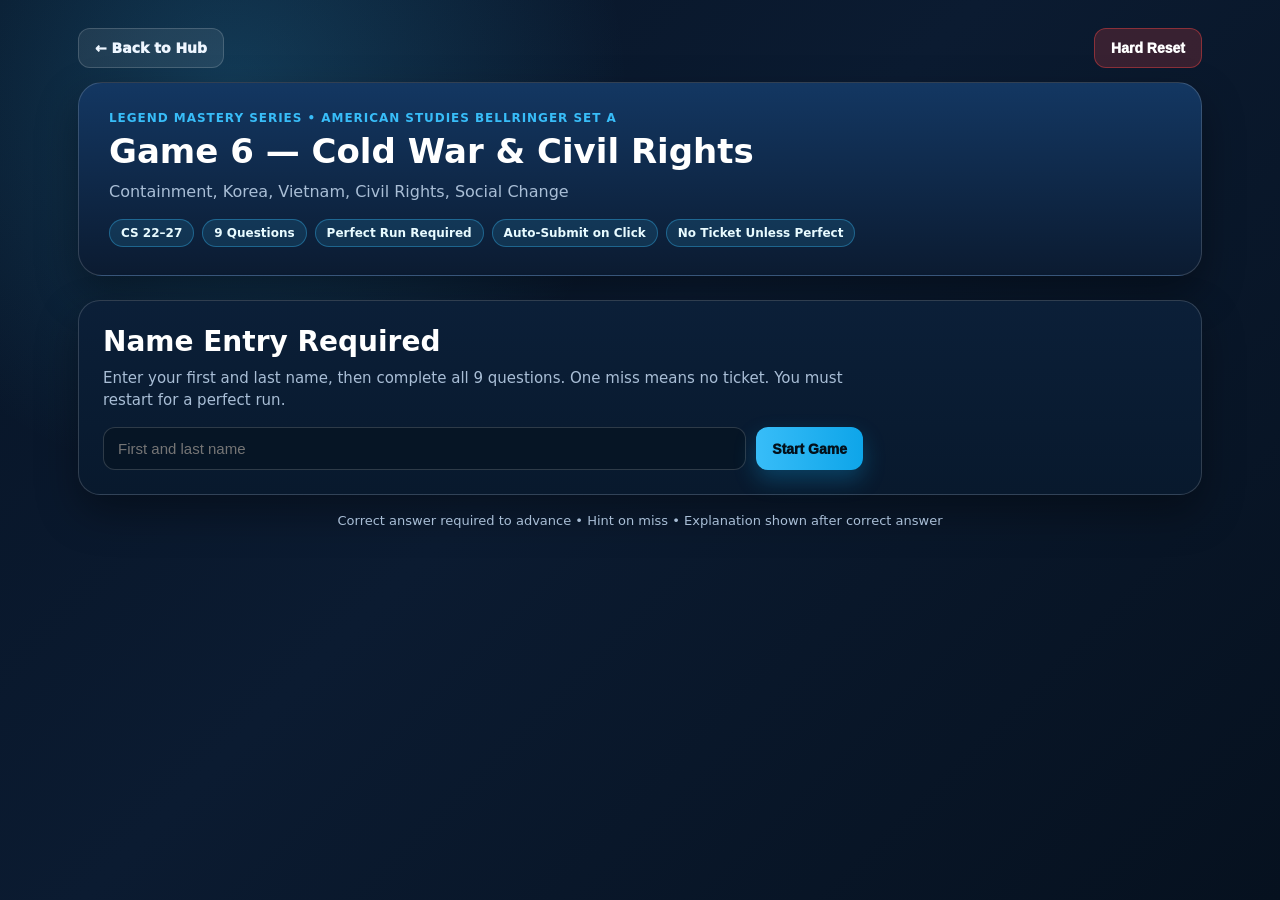
<file: games/amstud-bellringer-game-6.html>
<!doctype html>
<html lang="en">
<head>
  <meta charset="utf-8" />
  <meta name="viewport" content="width=device-width,initial-scale=1" />
  <title>Game 6 — Cold War & Civil Rights — Legend Mastery Series</title>
  <link rel="stylesheet" href="../styles.css" />
</head>

<body>
  <div class="wrap">

    <div class="topbar">
      <a class="btn secondary" href="../index.html">← Back to Hub</a>
      <button class="btn danger" id="hardResetTop" type="button">Hard Reset</button>
    </div>

    <header class="hero">
      <div class="kicker">Legend Mastery Series • American Studies Bellringer Set A</div>
      <h1>Game 6 — Cold War & Civil Rights</h1>
      <p class="sub">Containment, Korea, Vietnam, Civil Rights, Social Change</p>
      <div class="pills">
        <span class="pill">CS 22–27</span>
        <span class="pill">9 Questions</span>
        <span class="pill">Perfect Run Required</span>
        <span class="pill">Auto-Submit on Click</span>
        <span class="pill">No Ticket Unless Perfect</span>
      </div>
    </header>

    <main class="game-shell">

      <section id="startScreen" class="screen active">
        <div class="name-card">
          <h2>Name Entry Required</h2>
          <p class="muted">
            Enter your first and last name, then complete all 9 questions.
            One miss means no ticket. You must restart for a perfect run.
          </p>

          <div class="field-row">
            <input id="studentName" type="text" placeholder="First and last name" autocomplete="off" />
            <button class="btn" id="startBtn" type="button">Start Game</button>
          </div>
        </div>
      </section>

      <section id="gameScreen" class="screen">
        <div class="hud">
          <div class="hud-box">
            <div class="hud-label">Progress</div>
            <div class="hud-value" id="progressText">1 / 9</div>
          </div>
          <div class="hud-box">
            <div class="hud-label">Accuracy</div>
            <div class="hud-value" id="accuracyText">100%</div>
          </div>
          <div class="hud-box">
            <div class="hud-label">Misses</div>
            <div class="hud-value" id="missesText">0</div>
          </div>
          <div class="hud-box">
            <div class="hud-label">Timer</div>
            <div class="hud-value" id="timerText">0:00</div>
          </div>
        </div>

        <div class="question-card">
          <div class="question-meta" id="questionMeta"></div>
          <h2 class="question" id="questionText"></h2>
          <div class="choices" id="choices"></div>
          <div class="feedback" id="feedback">
            Select the best answer. The game auto-submits on click.
          </div>
        </div>
      </section>

      <section id="finishScreen" class="screen">
        <div class="finish-card">
          <h2 id="finishTitle">Finished</h2>
          <p class="muted" id="finishSummary"></p>

          <div id="ticketArea"></div>

          <div class="btn-row">
            <button class="btn danger" id="hardResetBottom" type="button">Hard Reset / Try Again</button>
            <a class="btn secondary" href="../index.html">Back to Hub</a>
          </div>
        </div>
      </section>

      <div class="error-box" id="errorBox"></div>

    </main>

    <p class="small-note">
      Correct answer required to advance • Hint on miss • Explanation shown after correct answer
    </p>

  </div>

<script>
/* =========================================================
   QUESTION BANK — CLEAN / EDITABLE
   Edit question, choices, answer, hint, and explanation here.
========================================================= */
const QUESTIONS = [
  {
    "id": "G6-Q1",
    "cs": "CS 22",
    "question": "Which U.S. policy provided economic aid to rebuild Europe after World War II?",
    "choices": [
      "Truman Doctrine",
      "Marshall Plan",
      "Lend-Lease Act",
      "Kellogg-Briand Pact"
    ],
    "answer": "Marshall Plan",
    "hint": "This plan focused on European recovery.",
    "explanation": "The Marshall Plan rebuilt Western Europe and helped contain communism by strengthening democratic economies."
  },
  {
    "id": "G6-Q2",
    "cs": "CS 22",
    "question": "What was the primary goal of containment?",
    "choices": [
      "Prevent the spread of communism",
      "End all global trade",
      "Expand U.S. colonies",
      "Withdraw from alliances"
    ],
    "answer": "Prevent the spread of communism",
    "hint": "Containment focused on stopping expansion.",
    "explanation": "Containment guided U.S. foreign policy as the nation worked to block Soviet influence."
  },
  {
    "id": "G6-Q3",
    "cs": "CS 23",
    "question": "Which factor contributed to suburban growth after World War II?",
    "choices": [
      "GI Bill home loan benefits",
      "Decline in automobile ownership",
      "Decreased infrastructure spending",
      "End of consumer spending"
    ],
    "answer": "GI Bill home loan benefits",
    "hint": "Veterans received help buying homes.",
    "explanation": "GI Bill loans, automobiles, and highways helped fuel postwar suburbanization."
  },
  {
    "id": "G6-Q4",
    "cs": "CS 23",
    "question": "What was one major effect of increased automobile ownership in the 1950s?",
    "choices": [
      "Expansion of highways and suburban commuting",
      "Reduced suburban growth",
      "Decline in consumer culture",
      "End of shopping centers"
    ],
    "answer": "Expansion of highways and suburban commuting",
    "hint": "Cars changed where people could live and work.",
    "explanation": "Automobiles supported commuting, highway construction, suburban growth, and roadside commerce."
  },
  {
    "id": "G6-Q5",
    "cs": "CS 24",
    "question": "What was the primary reason for U.S. involvement in the Korean War?",
    "choices": [
      "To contain the spread of communism",
      "To expand U.S. territory",
      "To remove European powers from Korea",
      "To protect U.S. colonies"
    ],
    "answer": "To contain the spread of communism",
    "hint": "Korea was an early Cold War conflict.",
    "explanation": "The Korean War applied containment by resisting communist expansion in Asia."
  },
  {
    "id": "G6-Q6",
    "cs": "CS 24",
    "question": "Which event led to increased U.S. military involvement in Vietnam?",
    "choices": [
      "Gulf of Tonkin Resolution",
      "Cuban Missile Crisis",
      "Fall of Saigon",
      "Berlin Airlift"
    ],
    "answer": "Gulf of Tonkin Resolution",
    "hint": "Congress gave the president broad military authority.",
    "explanation": "The Gulf of Tonkin Resolution dramatically escalated U.S. involvement in Vietnam."
  },
  {
    "id": "G6-Q7",
    "cs": "CS 25",
    "question": "Which strategy did the Civil Rights Movement use to challenge segregation?",
    "choices": [
      "Boycotts, sit-ins, and peaceful protests",
      "Armed rebellion only",
      "Government-imposed curfews",
      "Military rule"
    ],
    "answer": "Boycotts, sit-ins, and peaceful protests",
    "hint": "Civil rights leaders used nonviolent pressure.",
    "explanation": "Nonviolent protest exposed injustice and built support for civil rights legislation."
  },
  {
    "id": "G6-Q8",
    "cs": "CS 25",
    "question": "Which Supreme Court case overturned the 'separate but equal' doctrine?",
    "choices": [
      "Brown v. Board of Education",
      "Plessy v. Ferguson",
      "Miranda v. Arizona",
      "Roe v. Wade"
    ],
    "answer": "Brown v. Board of Education",
    "hint": "This case focused on segregated public schools.",
    "explanation": "Brown ruled school segregation unconstitutional and helped energize the Civil Rights Movement."
  },
  {
    "id": "G6-Q9",
    "cs": "CS 26",
    "question": "Which group worked to improve conditions for migrant farmworkers?",
    "choices": [
      "United Farm Workers",
      "NAACP only",
      "EPA",
      "NATO"
    ],
    "answer": "United Farm Workers",
    "hint": "Think C\u00e9sar Ch\u00e1vez and farm labor organizing.",
    "explanation": "The United Farm Workers organized to improve wages and working conditions for migrant farmworkers."
  }
];

/* =========================================================
   GAME ENGINE — DO NOT EDIT UNLESS CHANGING BEHAVIOR
========================================================= */
const GAME_TITLE = "Game 6 — Cold War & Civil Rights";
const STORAGE_KEY = "amstud-bellringer-set-a-game-6";

let state = {
  studentName: "",
  index: 0,
  misses: 0,
  missedIds: [],
  startedAt: null,
  endedAt: null,
  timerId: null
};

const $ = (id) => document.getElementById(id);

window.addEventListener("error", function(event) {
  showError(event.message + "\\n" + event.filename + ":" + event.lineno);
});

document.addEventListener("DOMContentLoaded", function() {
  $("startBtn").addEventListener("click", startGame);
  $("hardResetTop").addEventListener("click", hardReset);
  $("hardResetBottom").addEventListener("click", hardReset);

  $("studentName").addEventListener("keydown", function(event) {
    if (event.key === "Enter") startGame();
  });

  loadSavedAttempt();
});

function showError(message) {
  const box = $("errorBox");
  box.style.display = "block";
  box.textContent = "Error caught:\\n" + message;
}

function saveState() {
  sessionStorage.setItem(STORAGE_KEY, JSON.stringify({
    studentName: state.studentName,
    index: state.index,
    misses: state.misses,
    missedIds: state.missedIds,
    startedAt: state.startedAt
  }));
}

function loadSavedAttempt() {
  const raw = sessionStorage.getItem(STORAGE_KEY);
  if (!raw) return;

  try {
    const saved = JSON.parse(raw);
    if (!saved || !saved.studentName) return;

    state.studentName = saved.studentName;
    state.index = saved.index || 0;
    state.misses = saved.misses || 0;
    state.missedIds = saved.missedIds || [];
    state.startedAt = saved.startedAt || new Date().toISOString();

    showScreen("gameScreen");
    startTimer();
    renderQuestion();
  } catch (error) {
    showError(error.message);
  }
}

function startGame() {
  const name = $("studentName").value.trim();

  if (!name) {
    alert("Enter your first and last name before starting.");
    return;
  }

  state.studentName = name;
  state.index = 0;
  state.misses = 0;
  state.missedIds = [];
  state.startedAt = new Date().toISOString();
  state.endedAt = null;

  saveState();
  showScreen("gameScreen");
  startTimer();
  renderQuestion();
}

function showScreen(screenId) {
  document.querySelectorAll(".screen").forEach(function(screen) {
    screen.classList.remove("active");
  });
  $(screenId).classList.add("active");
}

function startTimer() {
  if (state.timerId) clearInterval(state.timerId);

  state.timerId = setInterval(function() {
    const elapsed = elapsedSeconds();
    $("timerText").textContent = formatSeconds(elapsed);
  }, 1000);
}

function elapsedSeconds() {
  if (!state.startedAt) return 0;
  return Math.max(0, Math.floor((Date.now() - new Date(state.startedAt).getTime()) / 1000));
}

function formatSeconds(totalSeconds) {
  const minutes = Math.floor(totalSeconds / 60);
  const seconds = totalSeconds % 60;
  return minutes + ":" + String(seconds).padStart(2, "0");
}

function formatClock(isoString) {
  return new Date(isoString).toLocaleTimeString([], {
    hour: "numeric",
    minute: "2-digit"
  });
}

function formatDate(isoString) {
  return new Date(isoString).toLocaleDateString();
}

function currentAccuracy() {
  const uniqueMisses = new Set(state.missedIds).size;
  const correctFirstTry = Math.max(0, QUESTIONS.length - uniqueMisses);
  return Math.round((correctFirstTry / QUESTIONS.length) * 100);
}

function renderHud() {
  $("progressText").textContent = Math.min(state.index + 1, QUESTIONS.length) + " / " + QUESTIONS.length;
  $("accuracyText").textContent = currentAccuracy() + "%";
  $("missesText").textContent = state.misses;
  $("timerText").textContent = formatSeconds(elapsedSeconds());
}

function renderQuestion() {
  if (state.index >= QUESTIONS.length) {
    finishGame();
    return;
  }

  renderHud();

  const q = QUESTIONS[state.index];
  $("questionMeta").textContent = q.id + " • " + q.cs;
  $("questionText").textContent = q.question;
  $("feedback").className = "feedback";
  $("feedback").textContent = "Select the best answer. The game auto-submits on click.";

  const choices = $("choices");
  choices.innerHTML = "";

  q.choices.forEach(function(choiceText) {
    const button = document.createElement("button");
    button.type = "button";
    button.className = "choice";
    button.textContent = choiceText;
    button.addEventListener("click", function() {
      submitChoice(button, choiceText);
    });
    choices.appendChild(button);
  });
}

function submitChoice(button, choiceText) {
  const q = QUESTIONS[state.index];
  const allChoices = Array.from(document.querySelectorAll(".choice"));

  if (choiceText === q.answer) {
    button.classList.add("correct");
    allChoices.forEach(function(choice) {
      choice.disabled = true;
    });

    $("feedback").className = "feedback good";
    $("feedback").innerHTML = "<strong>Correct.</strong><br>" + q.explanation;

    setTimeout(function() {
      state.index += 1;
      saveState();
      renderQuestion();
    }, 5000);

  } else {
    button.classList.add("incorrect");
    button.disabled = true;

    state.misses += 1;
    if (!state.missedIds.includes(q.id)) {
      state.missedIds.push(q.id);
    }

    saveState();
    renderHud();

    $("feedback").className = "feedback warn";
    $("feedback").innerHTML = "<strong>Hint:</strong> " + q.hint + "<br><br>Choose again. Correct answer required to advance.";
  }
}

function finishGame() {
  if (state.timerId) clearInterval(state.timerId);

  state.endedAt = new Date().toISOString();

  showScreen("finishScreen");

  const elapsed = formatSeconds(Math.floor((new Date(state.endedAt).getTime() - new Date(state.startedAt).getTime()) / 1000));
  const accuracy = currentAccuracy();

  $("finishSummary").textContent = "Name: " + state.studentName + " • Accuracy: " + accuracy + "% • Misses: " + state.misses + " • Runtime: " + elapsed;

  const ticketArea = $("ticketArea");
  ticketArea.innerHTML = "";

  if (state.misses === 0) {
    $("finishTitle").textContent = "Perfect Run Complete";

    ticketArea.innerHTML = `
      <div class="ticket">
        <h3>Submit Ticket — Perfect Run</h3>
        <div class="ticket-grid">
          <div class="ticket-item">
            <div class="ticket-label">Student Name</div>
            <div class="ticket-value">${escapeHtml(state.studentName)}</div>
          </div>
          <div class="ticket-item">
            <div class="ticket-label">Date</div>
            <div class="ticket-value">${formatDate(state.endedAt)}</div>
          </div>
          <div class="ticket-item">
            <div class="ticket-label">Start Time</div>
            <div class="ticket-value">${formatClock(state.startedAt)}</div>
          </div>
          <div class="ticket-item">
            <div class="ticket-label">End Time</div>
            <div class="ticket-value">${formatClock(state.endedAt)}</div>
          </div>
          <div class="ticket-item">
            <div class="ticket-label">Runtime</div>
            <div class="ticket-value">${elapsed}</div>
          </div>
          <div class="ticket-item">
            <div class="ticket-label">Accuracy</div>
            <div class="ticket-value">${accuracy}%</div>
          </div>
          <div class="ticket-item">
            <div class="ticket-label">Misses</div>
            <div class="ticket-value">${state.misses}</div>
          </div>
          <div class="ticket-item">
            <div class="ticket-label">Result</div>
            <div class="ticket-value">Perfect Run</div>
          </div>
        </div>
      </div>
    `;
  } else {
    $("finishTitle").textContent = "Mastery Required";
    ticketArea.innerHTML = `
      <div class="mastery-message">
        Mastery required — restart
      </div>
    `;
  }

  sessionStorage.removeItem(STORAGE_KEY);
}

function hardReset() {
  sessionStorage.removeItem(STORAGE_KEY);
  location.reload();
}

function escapeHtml(value) {
  return String(value)
    .replaceAll("&", "&amp;")
    .replaceAll("<", "&lt;")
    .replaceAll(">", "&gt;")
    .replaceAll('"', "&quot;")
    .replaceAll("'", "&#039;");
}
</script>
</body>
</html>
</file>
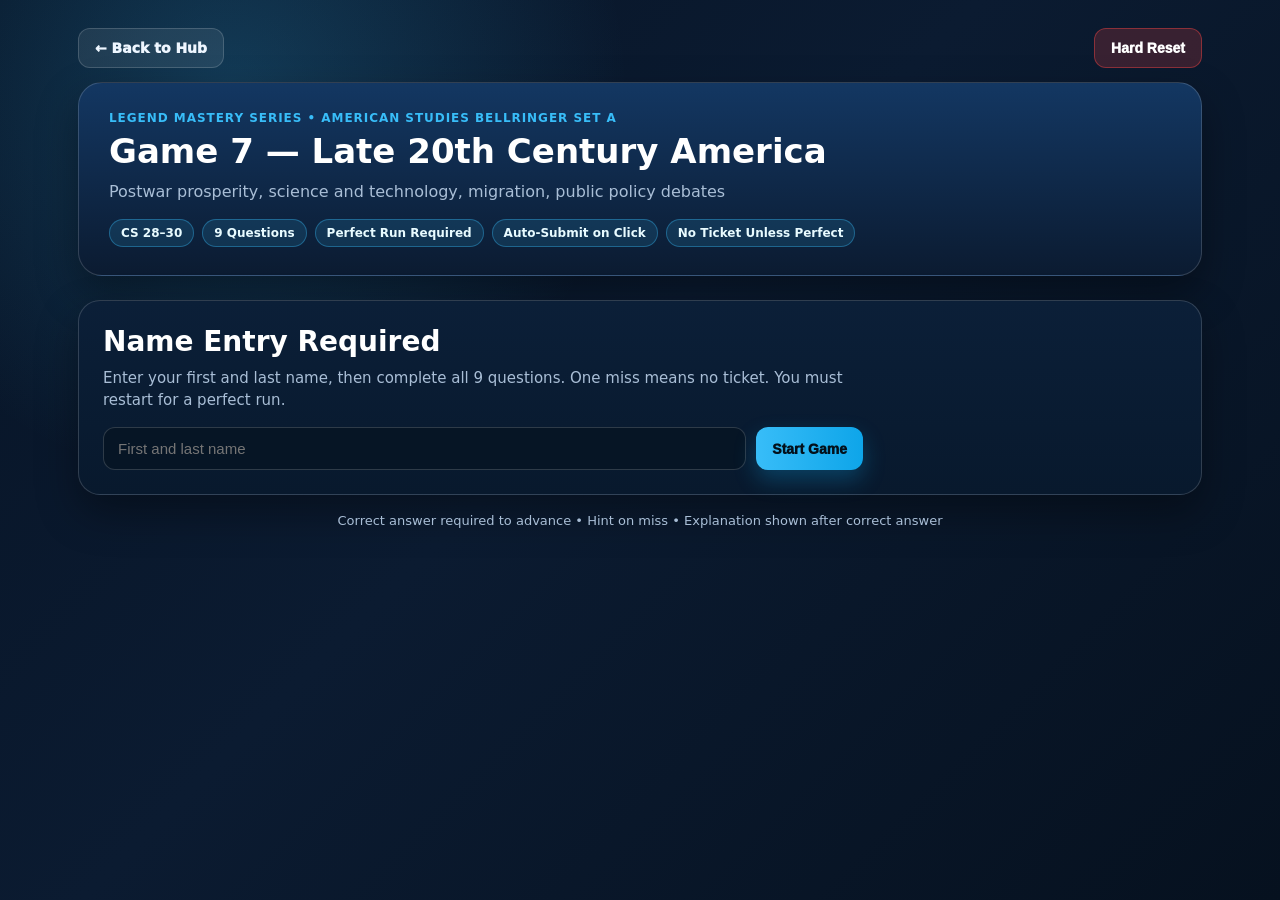
<file: games/amstud-bellringer-game-7.html>
<!doctype html>
<html lang="en">
<head>
  <meta charset="utf-8" />
  <meta name="viewport" content="width=device-width,initial-scale=1" />
  <title>Game 7 — Late 20th Century America — Legend Mastery Series</title>
  <link rel="stylesheet" href="../styles.css" />
</head>

<body>
  <div class="wrap">

    <div class="topbar">
      <a class="btn secondary" href="../index.html">← Back to Hub</a>
      <button class="btn danger" id="hardResetTop" type="button">Hard Reset</button>
    </div>

    <header class="hero">
      <div class="kicker">Legend Mastery Series • American Studies Bellringer Set A</div>
      <h1>Game 7 — Late 20th Century America</h1>
      <p class="sub">Postwar prosperity, science and technology, migration, public policy debates</p>
      <div class="pills">
        <span class="pill">CS 28–30</span>
        <span class="pill">9 Questions</span>
        <span class="pill">Perfect Run Required</span>
        <span class="pill">Auto-Submit on Click</span>
        <span class="pill">No Ticket Unless Perfect</span>
      </div>
    </header>

    <main class="game-shell">

      <section id="startScreen" class="screen active">
        <div class="name-card">
          <h2>Name Entry Required</h2>
          <p class="muted">
            Enter your first and last name, then complete all 9 questions.
            One miss means no ticket. You must restart for a perfect run.
          </p>

          <div class="field-row">
            <input id="studentName" type="text" placeholder="First and last name" autocomplete="off" />
            <button class="btn" id="startBtn" type="button">Start Game</button>
          </div>
        </div>
      </section>

      <section id="gameScreen" class="screen">
        <div class="hud">
          <div class="hud-box">
            <div class="hud-label">Progress</div>
            <div class="hud-value" id="progressText">1 / 9</div>
          </div>
          <div class="hud-box">
            <div class="hud-label">Accuracy</div>
            <div class="hud-value" id="accuracyText">100%</div>
          </div>
          <div class="hud-box">
            <div class="hud-label">Misses</div>
            <div class="hud-value" id="missesText">0</div>
          </div>
          <div class="hud-box">
            <div class="hud-label">Timer</div>
            <div class="hud-value" id="timerText">0:00</div>
          </div>
        </div>

        <div class="question-card">
          <div class="question-meta" id="questionMeta"></div>
          <h2 class="question" id="questionText"></h2>
          <div class="choices" id="choices"></div>
          <div class="feedback" id="feedback">
            Select the best answer. The game auto-submits on click.
          </div>
        </div>
      </section>

      <section id="finishScreen" class="screen">
        <div class="finish-card">
          <h2 id="finishTitle">Finished</h2>
          <p class="muted" id="finishSummary"></p>

          <div id="ticketArea"></div>

          <div class="btn-row">
            <button class="btn danger" id="hardResetBottom" type="button">Hard Reset / Try Again</button>
            <a class="btn secondary" href="../index.html">Back to Hub</a>
          </div>
        </div>
      </section>

      <div class="error-box" id="errorBox"></div>

    </main>

    <p class="small-note">
      Correct answer required to advance • Hint on miss • Explanation shown after correct answer
    </p>

  </div>

<script>
/* =========================================================
   QUESTION BANK — CLEAN / EDITABLE
   Edit question, choices, answer, hint, and explanation here.
========================================================= */
const QUESTIONS = [
  {
    "id": "G7-Q1",
    "cs": "CS 28",
    "question": "Which postwar factor contributed to economic growth after World War II?",
    "choices": [
      "Increased demand for goods and services",
      "Collapse of suburbs",
      "End of consumer spending",
      "Elimination of television"
    ],
    "answer": "Increased demand for goods and services",
    "hint": "Postwar prosperity involved production and consumption.",
    "explanation": "Demand for goods, suburban growth, and the Baby Boom helped drive postwar prosperity."
  },
  {
    "id": "G7-Q2",
    "cs": "CS 28",
    "question": "Which technology helped shape American family entertainment after World War II?",
    "choices": [
      "Television",
      "Cotton gin",
      "Steam locomotive",
      "Morse code only"
    ],
    "answer": "Television",
    "hint": "This became a dominant mass media form.",
    "explanation": "Television shaped entertainment, advertising, politics, and shared national culture."
  },
  {
    "id": "G7-Q3",
    "cs": "CS 28",
    "question": "Which medical advance affected American life in the postwar period?",
    "choices": [
      "Polio vaccine",
      "Smallpox inoculation in colonial America",
      "Bloodletting",
      "The iron plow"
    ],
    "answer": "Polio vaccine",
    "hint": "Think postwar medicine and public health.",
    "explanation": "The polio vaccine was one of several science and medical advances that changed postwar American life."
  },
  {
    "id": "G7-Q4",
    "cs": "CS 29",
    "question": "What was one social effect of movement from cities to suburbs?",
    "choices": [
      "White flight and urban-suburban political polarization",
      "End of urban problems",
      "Decline in suburban populations",
      "Elimination of discriminatory lending"
    ],
    "answer": "White flight and urban-suburban political polarization",
    "hint": "Suburbanization affected cities and politics.",
    "explanation": "Suburban growth contributed to white flight, redlining, and political divisions between urban and suburban communities."
  },
  {
    "id": "G7-Q5",
    "cs": "CS 29",
    "question": "What was one effect of migration from the Rust Belt to the Sun Belt?",
    "choices": [
      "Growth in southern and western states and a shift in political power",
      "Collapse of high-tech industries",
      "End of congressional reapportionment",
      "Decline in the Sun Belt population"
    ],
    "answer": "Growth in southern and western states and a shift in political power",
    "hint": "Population shifts can affect representation.",
    "explanation": "Migration to the Sun Belt helped shift jobs, population, and congressional representation."
  },
  {
    "id": "G7-Q6",
    "cs": "CS 29",
    "question": "How did the 1965 Immigration Act affect the United States?",
    "choices": [
      "It increased immigration from Asia, Africa, and Latin America",
      "It ended all immigration",
      "It allowed only European immigration",
      "It banned refugees permanently"
    ],
    "answer": "It increased immigration from Asia, Africa, and Latin America",
    "hint": "The law changed immigration patterns.",
    "explanation": "The 1965 Immigration Act changed the nation\u2019s demographic makeup by allowing more immigrants from outside Europe."
  },
  {
    "id": "G7-Q7",
    "cs": "CS 30",
    "question": "What was a major focus of U.S. foreign policy after September 11, 2001?",
    "choices": [
      "Combating terrorism internationally",
      "Reducing involvement in world affairs",
      "Ending all military alliances",
      "Eliminating overseas military bases"
    ],
    "answer": "Combating terrorism internationally",
    "hint": "Think about the War on Terror.",
    "explanation": "After 9/11, U.S. foreign policy focused heavily on counterterrorism, Afghanistan, Iraq, and security partnerships."
  },
  {
    "id": "G7-Q8",
    "cs": "CS 30",
    "question": "Why did the United States invade Afghanistan in 2001?",
    "choices": [
      "To remove the Taliban for harboring al-Qaeda",
      "To acquire territory",
      "To support Soviet influence",
      "To expand trade networks only"
    ],
    "answer": "To remove the Taliban for harboring al-Qaeda",
    "hint": "The invasion was tied to the 9/11 attacks.",
    "explanation": "The Taliban protected al-Qaeda, leading the U.S. to target Afghanistan after 9/11."
  },
  {
    "id": "G7-Q9",
    "cs": "CS 30",
    "question": "What was one challenge of U.S. involvement in the Middle East after 2001?",
    "choices": [
      "Difficulty establishing stable democratic governments",
      "Decline in regional conflict",
      "Reduced terrorism concerns",
      "End of national security debates"
    ],
    "answer": "Difficulty establishing stable democratic governments",
    "hint": "Military action did not automatically create stability.",
    "explanation": "Regional conflict, sectarian division, and political instability made U.S. goals difficult to achieve."
  }
];

/* =========================================================
   GAME ENGINE — DO NOT EDIT UNLESS CHANGING BEHAVIOR
========================================================= */
const GAME_TITLE = "Game 7 — Late 20th Century America";
const STORAGE_KEY = "amstud-bellringer-set-a-game-7";

let state = {
  studentName: "",
  index: 0,
  misses: 0,
  missedIds: [],
  startedAt: null,
  endedAt: null,
  timerId: null
};

const $ = (id) => document.getElementById(id);

window.addEventListener("error", function(event) {
  showError(event.message + "\\n" + event.filename + ":" + event.lineno);
});

document.addEventListener("DOMContentLoaded", function() {
  $("startBtn").addEventListener("click", startGame);
  $("hardResetTop").addEventListener("click", hardReset);
  $("hardResetBottom").addEventListener("click", hardReset);

  $("studentName").addEventListener("keydown", function(event) {
    if (event.key === "Enter") startGame();
  });

  loadSavedAttempt();
});

function showError(message) {
  const box = $("errorBox");
  box.style.display = "block";
  box.textContent = "Error caught:\\n" + message;
}

function saveState() {
  sessionStorage.setItem(STORAGE_KEY, JSON.stringify({
    studentName: state.studentName,
    index: state.index,
    misses: state.misses,
    missedIds: state.missedIds,
    startedAt: state.startedAt
  }));
}

function loadSavedAttempt() {
  const raw = sessionStorage.getItem(STORAGE_KEY);
  if (!raw) return;

  try {
    const saved = JSON.parse(raw);
    if (!saved || !saved.studentName) return;

    state.studentName = saved.studentName;
    state.index = saved.index || 0;
    state.misses = saved.misses || 0;
    state.missedIds = saved.missedIds || [];
    state.startedAt = saved.startedAt || new Date().toISOString();

    showScreen("gameScreen");
    startTimer();
    renderQuestion();
  } catch (error) {
    showError(error.message);
  }
}

function startGame() {
  const name = $("studentName").value.trim();

  if (!name) {
    alert("Enter your first and last name before starting.");
    return;
  }

  state.studentName = name;
  state.index = 0;
  state.misses = 0;
  state.missedIds = [];
  state.startedAt = new Date().toISOString();
  state.endedAt = null;

  saveState();
  showScreen("gameScreen");
  startTimer();
  renderQuestion();
}

function showScreen(screenId) {
  document.querySelectorAll(".screen").forEach(function(screen) {
    screen.classList.remove("active");
  });
  $(screenId).classList.add("active");
}

function startTimer() {
  if (state.timerId) clearInterval(state.timerId);

  state.timerId = setInterval(function() {
    const elapsed = elapsedSeconds();
    $("timerText").textContent = formatSeconds(elapsed);
  }, 1000);
}

function elapsedSeconds() {
  if (!state.startedAt) return 0;
  return Math.max(0, Math.floor((Date.now() - new Date(state.startedAt).getTime()) / 1000));
}

function formatSeconds(totalSeconds) {
  const minutes = Math.floor(totalSeconds / 60);
  const seconds = totalSeconds % 60;
  return minutes + ":" + String(seconds).padStart(2, "0");
}

function formatClock(isoString) {
  return new Date(isoString).toLocaleTimeString([], {
    hour: "numeric",
    minute: "2-digit"
  });
}

function formatDate(isoString) {
  return new Date(isoString).toLocaleDateString();
}

function currentAccuracy() {
  const uniqueMisses = new Set(state.missedIds).size;
  const correctFirstTry = Math.max(0, QUESTIONS.length - uniqueMisses);
  return Math.round((correctFirstTry / QUESTIONS.length) * 100);
}

function renderHud() {
  $("progressText").textContent = Math.min(state.index + 1, QUESTIONS.length) + " / " + QUESTIONS.length;
  $("accuracyText").textContent = currentAccuracy() + "%";
  $("missesText").textContent = state.misses;
  $("timerText").textContent = formatSeconds(elapsedSeconds());
}

function renderQuestion() {
  if (state.index >= QUESTIONS.length) {
    finishGame();
    return;
  }

  renderHud();

  const q = QUESTIONS[state.index];
  $("questionMeta").textContent = q.id + " • " + q.cs;
  $("questionText").textContent = q.question;
  $("feedback").className = "feedback";
  $("feedback").textContent = "Select the best answer. The game auto-submits on click.";

  const choices = $("choices");
  choices.innerHTML = "";

  q.choices.forEach(function(choiceText) {
    const button = document.createElement("button");
    button.type = "button";
    button.className = "choice";
    button.textContent = choiceText;
    button.addEventListener("click", function() {
      submitChoice(button, choiceText);
    });
    choices.appendChild(button);
  });
}

function submitChoice(button, choiceText) {
  const q = QUESTIONS[state.index];
  const allChoices = Array.from(document.querySelectorAll(".choice"));

  if (choiceText === q.answer) {
    button.classList.add("correct");
    allChoices.forEach(function(choice) {
      choice.disabled = true;
    });

    $("feedback").className = "feedback good";
    $("feedback").innerHTML = "<strong>Correct.</strong><br>" + q.explanation;

    setTimeout(function() {
      state.index += 1;
      saveState();
      renderQuestion();
    }, 5000);

  } else {
    button.classList.add("incorrect");
    button.disabled = true;

    state.misses += 1;
    if (!state.missedIds.includes(q.id)) {
      state.missedIds.push(q.id);
    }

    saveState();
    renderHud();

    $("feedback").className = "feedback warn";
    $("feedback").innerHTML = "<strong>Hint:</strong> " + q.hint + "<br><br>Choose again. Correct answer required to advance.";
  }
}

function finishGame() {
  if (state.timerId) clearInterval(state.timerId);

  state.endedAt = new Date().toISOString();

  showScreen("finishScreen");

  const elapsed = formatSeconds(Math.floor((new Date(state.endedAt).getTime() - new Date(state.startedAt).getTime()) / 1000));
  const accuracy = currentAccuracy();

  $("finishSummary").textContent = "Name: " + state.studentName + " • Accuracy: " + accuracy + "% • Misses: " + state.misses + " • Runtime: " + elapsed;

  const ticketArea = $("ticketArea");
  ticketArea.innerHTML = "";

  if (state.misses === 0) {
    $("finishTitle").textContent = "Perfect Run Complete";

    ticketArea.innerHTML = `
      <div class="ticket">
        <h3>Submit Ticket — Perfect Run</h3>
        <div class="ticket-grid">
          <div class="ticket-item">
            <div class="ticket-label">Student Name</div>
            <div class="ticket-value">${escapeHtml(state.studentName)}</div>
          </div>
          <div class="ticket-item">
            <div class="ticket-label">Date</div>
            <div class="ticket-value">${formatDate(state.endedAt)}</div>
          </div>
          <div class="ticket-item">
            <div class="ticket-label">Start Time</div>
            <div class="ticket-value">${formatClock(state.startedAt)}</div>
          </div>
          <div class="ticket-item">
            <div class="ticket-label">End Time</div>
            <div class="ticket-value">${formatClock(state.endedAt)}</div>
          </div>
          <div class="ticket-item">
            <div class="ticket-label">Runtime</div>
            <div class="ticket-value">${elapsed}</div>
          </div>
          <div class="ticket-item">
            <div class="ticket-label">Accuracy</div>
            <div class="ticket-value">${accuracy}%</div>
          </div>
          <div class="ticket-item">
            <div class="ticket-label">Misses</div>
            <div class="ticket-value">${state.misses}</div>
          </div>
          <div class="ticket-item">
            <div class="ticket-label">Result</div>
            <div class="ticket-value">Perfect Run</div>
          </div>
        </div>
      </div>
    `;
  } else {
    $("finishTitle").textContent = "Mastery Required";
    ticketArea.innerHTML = `
      <div class="mastery-message">
        Mastery required — restart
      </div>
    `;
  }

  sessionStorage.removeItem(STORAGE_KEY);
}

function hardReset() {
  sessionStorage.removeItem(STORAGE_KEY);
  location.reload();
}

function escapeHtml(value) {
  return String(value)
    .replaceAll("&", "&amp;")
    .replaceAll("<", "&lt;")
    .replaceAll(">", "&gt;")
    .replaceAll('"', "&quot;")
    .replaceAll("'", "&#039;");
}
</script>
</body>
</html>
</file>
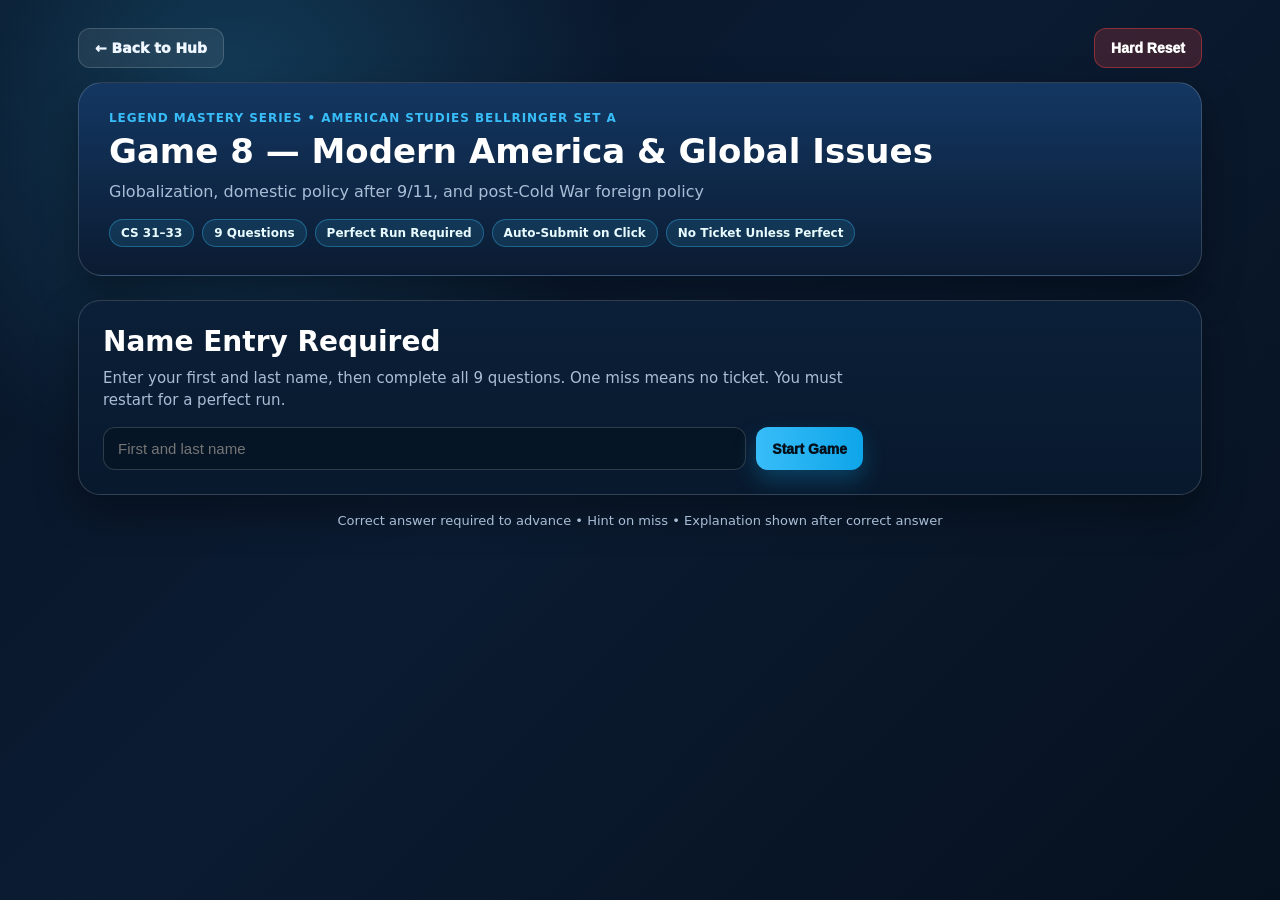
<file: games/amstud-bellringer-game-8.html>
<!doctype html>
<html lang="en">
<head>
  <meta charset="utf-8" />
  <meta name="viewport" content="width=device-width,initial-scale=1" />
  <title>Game 8 — Modern America & Global Issues — Legend Mastery Series</title>
  <link rel="stylesheet" href="../styles.css" />
</head>

<body>
  <div class="wrap">

    <div class="topbar">
      <a class="btn secondary" href="../index.html">← Back to Hub</a>
      <button class="btn danger" id="hardResetTop" type="button">Hard Reset</button>
    </div>

    <header class="hero">
      <div class="kicker">Legend Mastery Series • American Studies Bellringer Set A</div>
      <h1>Game 8 — Modern America & Global Issues</h1>
      <p class="sub">Globalization, domestic policy after 9/11, and post-Cold War foreign policy</p>
      <div class="pills">
        <span class="pill">CS 31–33</span>
        <span class="pill">9 Questions</span>
        <span class="pill">Perfect Run Required</span>
        <span class="pill">Auto-Submit on Click</span>
        <span class="pill">No Ticket Unless Perfect</span>
      </div>
    </header>

    <main class="game-shell">

      <section id="startScreen" class="screen active">
        <div class="name-card">
          <h2>Name Entry Required</h2>
          <p class="muted">
            Enter your first and last name, then complete all 9 questions.
            One miss means no ticket. You must restart for a perfect run.
          </p>

          <div class="field-row">
            <input id="studentName" type="text" placeholder="First and last name" autocomplete="off" />
            <button class="btn" id="startBtn" type="button">Start Game</button>
          </div>
        </div>
      </section>

      <section id="gameScreen" class="screen">
        <div class="hud">
          <div class="hud-box">
            <div class="hud-label">Progress</div>
            <div class="hud-value" id="progressText">1 / 9</div>
          </div>
          <div class="hud-box">
            <div class="hud-label">Accuracy</div>
            <div class="hud-value" id="accuracyText">100%</div>
          </div>
          <div class="hud-box">
            <div class="hud-label">Misses</div>
            <div class="hud-value" id="missesText">0</div>
          </div>
          <div class="hud-box">
            <div class="hud-label">Timer</div>
            <div class="hud-value" id="timerText">0:00</div>
          </div>
        </div>

        <div class="question-card">
          <div class="question-meta" id="questionMeta"></div>
          <h2 class="question" id="questionText"></h2>
          <div class="choices" id="choices"></div>
          <div class="feedback" id="feedback">
            Select the best answer. The game auto-submits on click.
          </div>
        </div>
      </section>

      <section id="finishScreen" class="screen">
        <div class="finish-card">
          <h2 id="finishTitle">Finished</h2>
          <p class="muted" id="finishSummary"></p>

          <div id="ticketArea"></div>

          <div class="btn-row">
            <button class="btn danger" id="hardResetBottom" type="button">Hard Reset / Try Again</button>
            <a class="btn secondary" href="../index.html">Back to Hub</a>
          </div>
        </div>
      </section>

      <div class="error-box" id="errorBox"></div>

    </main>

    <p class="small-note">
      Correct answer required to advance • Hint on miss • Explanation shown after correct answer
    </p>

  </div>

<script>
/* =========================================================
   QUESTION BANK — CLEAN / EDITABLE
   Edit question, choices, answer, hint, and explanation here.
========================================================= */
const QUESTIONS = [
  {
    "id": "G8-Q1",
    "cs": "CS 31",
    "question": "How did improved global communications affect the American economy after the early 1990s?",
    "choices": [
      "It expanded internet-based business and information technology jobs",
      "It ended international trade",
      "It returned the economy entirely to farming",
      "It eliminated overseas competition"
    ],
    "answer": "It expanded internet-based business and information technology jobs",
    "hint": "Think personal computers, internet, mobile phones, and social media.",
    "explanation": "Improved communications helped expand e-commerce, digital industries, and information technology work."
  },
  {
    "id": "G8-Q2",
    "cs": "CS 31",
    "question": "What was one effect of overseas competition on American producers and local communities?",
    "choices": [
      "Decrease in manufacturing jobs and plant closings",
      "End of service-sector work",
      "Elimination of the trade deficit",
      "No change in local economies"
    ],
    "answer": "Decrease in manufacturing jobs and plant closings",
    "hint": "Overseas competition challenged U.S. manufacturing.",
    "explanation": "Global competition contributed to factory closings, fewer manufacturing jobs, and economic stress in some communities."
  },
  {
    "id": "G8-Q3",
    "cs": "CS 31",
    "question": "Which trend reflects the shift in the American economy since the 1990s?",
    "choices": [
      "Movement from manufacturing toward service and information industries",
      "Return to an agrarian economy",
      "End of international trade",
      "Elimination of technology jobs"
    ],
    "answer": "Movement from manufacturing toward service and information industries",
    "hint": "Look for the shift away from factory work.",
    "explanation": "The economy shifted toward service work, lower-paying jobs in some sectors, and growth in information technology jobs."
  },
  {
    "id": "G8-Q4",
    "cs": "CS 32",
    "question": "Which post-9/11 domestic policy issue involved balancing national security with civil liberties?",
    "choices": [
      "USA PATRIOT Act",
      "Homestead Act",
      "Dawes Act",
      "Kellogg-Briand Pact"
    ],
    "answer": "USA PATRIOT Act",
    "hint": "This law expanded surveillance and security powers after 9/11.",
    "explanation": "The PATRIOT Act raised debates over how to protect the nation while preserving constitutional liberties."
  },
  {
    "id": "G8-Q5",
    "cs": "CS 32",
    "question": "Why was the Transportation Security Administration created?",
    "choices": [
      "To strengthen transportation and airport security after 9/11",
      "To regulate railroad monopolies in 1887",
      "To create the interstate highway system in 1956",
      "To provide home loans for veterans"
    ],
    "answer": "To strengthen transportation and airport security after 9/11",
    "hint": "Think airport screening and homeland security.",
    "explanation": "The TSA was created after 9/11 to improve screening and security in transportation systems."
  },
  {
    "id": "G8-Q6",
    "cs": "CS 32",
    "question": "Which issue became part of domestic policy debates in the post-Cold War era?",
    "choices": [
      "Health care and the role of state vs. federal government",
      "Annexation of Hawaii",
      "Ratification of the Treaty of Versailles",
      "The Open Door Policy"
    ],
    "answer": "Health care and the role of state vs. federal government",
    "hint": "Domestic policy debates involve social and political issues inside the U.S.",
    "explanation": "Post-Cold War domestic debates included health care, gun rights, racial and gender equality, LGBTQ+ rights, and federalism questions."
  },
  {
    "id": "G8-Q7",
    "cs": "CS 33",
    "question": "Which economic challenge is tied to globalization in U.S. foreign policy?",
    "choices": [
      "Balance of trade and outsourcing of U.S. jobs",
      "Ending all international partnerships",
      "A ban on the U.S. dollar abroad",
      "Decline of world trade organizations"
    ],
    "answer": "Balance of trade and outsourcing of U.S. jobs",
    "hint": "Globalization connects U.S. jobs and trade to other countries.",
    "explanation": "Globalized trade raised concerns about trade deficits, outsourcing, and international economic partnerships."
  },
  {
    "id": "G8-Q8",
    "cs": "CS 33",
    "question": "Which social and political challenge did U.S. foreign policy face in the post-Cold War world?",
    "choices": [
      "Immigration of refugees from war-torn regions",
      "End of humanitarian aid",
      "No international disease concerns",
      "Elimination of global conflict"
    ],
    "answer": "Immigration of refugees from war-torn regions",
    "hint": "Foreign conflicts can affect migration and humanitarian policy.",
    "explanation": "Wars and instability created refugee crises, humanitarian challenges, and policy debates for the United States."
  },
  {
    "id": "G8-Q9",
    "cs": "CS 33",
    "question": "How did the War on Terror affect U.S. military and foreign policy?",
    "choices": [
      "It increased defense spending and attention to threats such as terrorism and weapons of mass destruction",
      "It ended U.S. military involvement overseas",
      "It eliminated the need for alliances",
      "It reduced national security concerns"
    ],
    "answer": "It increased defense spending and attention to threats such as terrorism and weapons of mass destruction",
    "hint": "Think post-9/11 military priorities.",
    "explanation": "After 9/11, U.S. policy focused on terrorism, Middle East instability, defense spending, and WMD threats."
  }
];

/* =========================================================
   GAME ENGINE — DO NOT EDIT UNLESS CHANGING BEHAVIOR
========================================================= */
const GAME_TITLE = "Game 8 — Modern America & Global Issues";
const STORAGE_KEY = "amstud-bellringer-set-a-game-8";

let state = {
  studentName: "",
  index: 0,
  misses: 0,
  missedIds: [],
  startedAt: null,
  endedAt: null,
  timerId: null
};

const $ = (id) => document.getElementById(id);

window.addEventListener("error", function(event) {
  showError(event.message + "\\n" + event.filename + ":" + event.lineno);
});

document.addEventListener("DOMContentLoaded", function() {
  $("startBtn").addEventListener("click", startGame);
  $("hardResetTop").addEventListener("click", hardReset);
  $("hardResetBottom").addEventListener("click", hardReset);

  $("studentName").addEventListener("keydown", function(event) {
    if (event.key === "Enter") startGame();
  });

  loadSavedAttempt();
});

function showError(message) {
  const box = $("errorBox");
  box.style.display = "block";
  box.textContent = "Error caught:\\n" + message;
}

function saveState() {
  sessionStorage.setItem(STORAGE_KEY, JSON.stringify({
    studentName: state.studentName,
    index: state.index,
    misses: state.misses,
    missedIds: state.missedIds,
    startedAt: state.startedAt
  }));
}

function loadSavedAttempt() {
  const raw = sessionStorage.getItem(STORAGE_KEY);
  if (!raw) return;

  try {
    const saved = JSON.parse(raw);
    if (!saved || !saved.studentName) return;

    state.studentName = saved.studentName;
    state.index = saved.index || 0;
    state.misses = saved.misses || 0;
    state.missedIds = saved.missedIds || [];
    state.startedAt = saved.startedAt || new Date().toISOString();

    showScreen("gameScreen");
    startTimer();
    renderQuestion();
  } catch (error) {
    showError(error.message);
  }
}

function startGame() {
  const name = $("studentName").value.trim();

  if (!name) {
    alert("Enter your first and last name before starting.");
    return;
  }

  state.studentName = name;
  state.index = 0;
  state.misses = 0;
  state.missedIds = [];
  state.startedAt = new Date().toISOString();
  state.endedAt = null;

  saveState();
  showScreen("gameScreen");
  startTimer();
  renderQuestion();
}

function showScreen(screenId) {
  document.querySelectorAll(".screen").forEach(function(screen) {
    screen.classList.remove("active");
  });
  $(screenId).classList.add("active");
}

function startTimer() {
  if (state.timerId) clearInterval(state.timerId);

  state.timerId = setInterval(function() {
    const elapsed = elapsedSeconds();
    $("timerText").textContent = formatSeconds(elapsed);
  }, 1000);
}

function elapsedSeconds() {
  if (!state.startedAt) return 0;
  return Math.max(0, Math.floor((Date.now() - new Date(state.startedAt).getTime()) / 1000));
}

function formatSeconds(totalSeconds) {
  const minutes = Math.floor(totalSeconds / 60);
  const seconds = totalSeconds % 60;
  return minutes + ":" + String(seconds).padStart(2, "0");
}

function formatClock(isoString) {
  return new Date(isoString).toLocaleTimeString([], {
    hour: "numeric",
    minute: "2-digit"
  });
}

function formatDate(isoString) {
  return new Date(isoString).toLocaleDateString();
}

function currentAccuracy() {
  const uniqueMisses = new Set(state.missedIds).size;
  const correctFirstTry = Math.max(0, QUESTIONS.length - uniqueMisses);
  return Math.round((correctFirstTry / QUESTIONS.length) * 100);
}

function renderHud() {
  $("progressText").textContent = Math.min(state.index + 1, QUESTIONS.length) + " / " + QUESTIONS.length;
  $("accuracyText").textContent = currentAccuracy() + "%";
  $("missesText").textContent = state.misses;
  $("timerText").textContent = formatSeconds(elapsedSeconds());
}

function renderQuestion() {
  if (state.index >= QUESTIONS.length) {
    finishGame();
    return;
  }

  renderHud();

  const q = QUESTIONS[state.index];
  $("questionMeta").textContent = q.id + " • " + q.cs;
  $("questionText").textContent = q.question;
  $("feedback").className = "feedback";
  $("feedback").textContent = "Select the best answer. The game auto-submits on click.";

  const choices = $("choices");
  choices.innerHTML = "";

  q.choices.forEach(function(choiceText) {
    const button = document.createElement("button");
    button.type = "button";
    button.className = "choice";
    button.textContent = choiceText;
    button.addEventListener("click", function() {
      submitChoice(button, choiceText);
    });
    choices.appendChild(button);
  });
}

function submitChoice(button, choiceText) {
  const q = QUESTIONS[state.index];
  const allChoices = Array.from(document.querySelectorAll(".choice"));

  if (choiceText === q.answer) {
    button.classList.add("correct");
    allChoices.forEach(function(choice) {
      choice.disabled = true;
    });

    $("feedback").className = "feedback good";
    $("feedback").innerHTML = "<strong>Correct.</strong><br>" + q.explanation;

    setTimeout(function() {
      state.index += 1;
      saveState();
      renderQuestion();
    }, 5000);

  } else {
    button.classList.add("incorrect");
    button.disabled = true;

    state.misses += 1;
    if (!state.missedIds.includes(q.id)) {
      state.missedIds.push(q.id);
    }

    saveState();
    renderHud();

    $("feedback").className = "feedback warn";
    $("feedback").innerHTML = "<strong>Hint:</strong> " + q.hint + "<br><br>Choose again. Correct answer required to advance.";
  }
}

function finishGame() {
  if (state.timerId) clearInterval(state.timerId);

  state.endedAt = new Date().toISOString();

  showScreen("finishScreen");

  const elapsed = formatSeconds(Math.floor((new Date(state.endedAt).getTime() - new Date(state.startedAt).getTime()) / 1000));
  const accuracy = currentAccuracy();

  $("finishSummary").textContent = "Name: " + state.studentName + " • Accuracy: " + accuracy + "% • Misses: " + state.misses + " • Runtime: " + elapsed;

  const ticketArea = $("ticketArea");
  ticketArea.innerHTML = "";

  if (state.misses === 0) {
    $("finishTitle").textContent = "Perfect Run Complete";

    ticketArea.innerHTML = `
      <div class="ticket">
        <h3>Submit Ticket — Perfect Run</h3>
        <div class="ticket-grid">
          <div class="ticket-item">
            <div class="ticket-label">Student Name</div>
            <div class="ticket-value">${escapeHtml(state.studentName)}</div>
          </div>
          <div class="ticket-item">
            <div class="ticket-label">Date</div>
            <div class="ticket-value">${formatDate(state.endedAt)}</div>
          </div>
          <div class="ticket-item">
            <div class="ticket-label">Start Time</div>
            <div class="ticket-value">${formatClock(state.startedAt)}</div>
          </div>
          <div class="ticket-item">
            <div class="ticket-label">End Time</div>
            <div class="ticket-value">${formatClock(state.endedAt)}</div>
          </div>
          <div class="ticket-item">
            <div class="ticket-label">Runtime</div>
            <div class="ticket-value">${elapsed}</div>
          </div>
          <div class="ticket-item">
            <div class="ticket-label">Accuracy</div>
            <div class="ticket-value">${accuracy}%</div>
          </div>
          <div class="ticket-item">
            <div class="ticket-label">Misses</div>
            <div class="ticket-value">${state.misses}</div>
          </div>
          <div class="ticket-item">
            <div class="ticket-label">Result</div>
            <div class="ticket-value">Perfect Run</div>
          </div>
        </div>
      </div>
    `;
  } else {
    $("finishTitle").textContent = "Mastery Required";
    ticketArea.innerHTML = `
      <div class="mastery-message">
        Mastery required — restart
      </div>
    `;
  }

  sessionStorage.removeItem(STORAGE_KEY);
}

function hardReset() {
  sessionStorage.removeItem(STORAGE_KEY);
  location.reload();
}

function escapeHtml(value) {
  return String(value)
    .replaceAll("&", "&amp;")
    .replaceAll("<", "&lt;")
    .replaceAll(">", "&gt;")
    .replaceAll('"', "&quot;")
    .replaceAll("'", "&#039;");
}
</script>
</body>
</html>
</file>
<file: styles.css>
:root{
  --bg:#071426;
  --panel:#0b1b31;
  --panel2:#102542;
  --card:#0b1f38;
  --card2:#0a1a2f;
  --text:#eef6ff;
  --muted:#a9bed6;
  --line:rgba(255,255,255,.16);
  --blue:#38bdf8;
  --blue2:#0ea5e9;
  --green:#22c55e;
  --red:#ef4444;
  --gold:#fbbf24;
  --shadow:0 18px 40px rgba(0,0,0,.35);
}

*{box-sizing:border-box}

html,body{min-height:100%}

body{
  margin:0;
  font-family:Inter,system-ui,-apple-system,Segoe UI,Roboto,Arial,sans-serif;
  background:
    radial-gradient(circle at 18% 10%,rgba(56,189,248,.22),transparent 30%),
    linear-gradient(135deg,#071426 0%,#0b1b31 45%,#06111f 100%);
  color:var(--text);
}

a{color:inherit}

.wrap{
  max-width:1180px;
  margin:0 auto;
  padding:28px;
}

/* =========================
   HERO / TOP BANNER
========================= */
.hero{
  background:linear-gradient(180deg,#133762,#0b1b31);
  border:1px solid var(--line);
  border-radius:24px;
  padding:28px 30px;
  margin-bottom:24px;
  box-shadow:var(--shadow);
}

.kicker{
  color:var(--blue);
  font-size:12px;
  font-weight:900;
  letter-spacing:.08em;
  text-transform:uppercase;
}

.hero h1{
  margin:8px 0 10px;
  font-size:34px;
  line-height:1.08;
  color:#fff;
}

.sub{
  color:var(--muted);
  font-size:16px;
  line-height:1.45;
  max-width:920px;
  margin:0;
}

/* =========================
   PILLS
========================= */
.pills{
  display:flex;
  flex-wrap:wrap;
  gap:8px;
  margin-top:16px;
}

.pill{
  display:inline-flex;
  align-items:center;
  justify-content:center;
  border:1px solid rgba(56,189,248,.36);
  background:rgba(56,189,248,.13);
  color:#e8fbff;
  border-radius:999px;
  padding:7px 11px;
  font-size:12px;
  font-weight:850;
  line-height:1;
}

/* =========================
   HUB CARDS
========================= */
.grid{
  display:grid;
  grid-template-columns:repeat(2,minmax(0,1fr));
  gap:18px;
}

.repo-card{
  background:linear-gradient(180deg,var(--card),var(--card2));
  border:1px solid var(--line);
  border-radius:22px;
  padding:22px;
  min-height:240px;
  box-shadow:var(--shadow);
  display:flex;
  flex-direction:column;
  justify-content:space-between;
}

.repo-card h3{
  margin:0 0 12px;
  font-size:21px;
  line-height:1.2;
  color:#fff;
}

.repo-card h3 a{
  color:#fff;
  text-decoration:none;
}

.repo-card h3 a:hover{
  color:var(--blue);
  text-decoration:underline;
}

.muted,
.repo-card p{
  color:var(--muted);
  line-height:1.45;
  font-size:15px;
  margin:0;
}

.btn-row{
  margin-top:18px;
  display:flex;
  gap:10px;
  flex-wrap:wrap;
}

.btn,
button.btn,
a.btn{
  appearance:none;
  display:inline-flex;
  align-items:center;
  justify-content:center;
  border:0;
  background:linear-gradient(90deg,var(--blue),var(--blue2));
  color:#03101b;
  padding:11px 16px;
  border-radius:12px;
  text-decoration:none;
  font-weight:950;
  font-size:14px;
  cursor:pointer;
  box-shadow:0 10px 22px rgba(14,165,233,.28);
}

.btn:hover,
button.btn:hover,
a.btn:hover{
  transform:translateY(-1px);
  filter:brightness(1.07);
}

.btn.secondary,
button.btn.secondary,
a.btn.secondary{
  color:var(--text);
  background:rgba(255,255,255,.08);
  border:1px solid var(--line);
  box-shadow:none;
}

.btn.danger,
button.btn.danger,
a.btn.danger{
  color:#fff;
  background:rgba(239,68,68,.2);
  border:1px solid rgba(239,68,68,.45);
  box-shadow:none;
}

/* =========================
   GAME LAYOUT
========================= */
.topbar{
  display:flex;
  justify-content:space-between;
  align-items:center;
  gap:12px;
  margin-bottom:14px;
}

.game-shell{
  background:linear-gradient(180deg,var(--card),#08192d);
  border:1px solid var(--line);
  border-radius:22px;
  padding:24px;
  box-shadow:var(--shadow);
}

.screen{
  display:none;
}

.screen.active{
  display:block;
}

.name-card,
.finish-card{
  max-width:760px;
}

.name-card h2,
.finish-card h2{
  margin:0 0 10px;
  color:#fff;
  font-size:28px;
}

.field-row{
  display:flex;
  gap:10px;
  flex-wrap:wrap;
  margin-top:16px;
}

input[type="text"]{
  flex:1 1 280px;
  min-width:240px;
  padding:12px 14px;
  border-radius:12px;
  border:1px solid var(--line);
  background:#061525;
  color:var(--text);
  font-size:15px;
  outline:none;
}

input[type="text"]:focus{
  border-color:rgba(56,189,248,.8);
  box-shadow:0 0 0 3px rgba(56,189,248,.16);
}

.hud{
  display:grid;
  grid-template-columns:repeat(4,minmax(0,1fr));
  gap:10px;
  margin-bottom:18px;
}

.hud-box{
  background:rgba(255,255,255,.06);
  border:1px solid var(--line);
  border-radius:14px;
  padding:12px;
}

.hud-label{
  color:var(--muted);
  font-size:11px;
  font-weight:900;
  letter-spacing:.06em;
  text-transform:uppercase;
}

.hud-value{
  margin-top:4px;
  color:#fff;
  font-size:20px;
  font-weight:950;
}

.question-card{
  background:rgba(255,255,255,.05);
  border:1px solid var(--line);
  border-radius:20px;
  padding:22px;
}

.question-meta{
  color:var(--blue);
  font-size:12px;
  font-weight:950;
  letter-spacing:.04em;
  text-transform:uppercase;
  margin-bottom:8px;
}

.question{
  color:#fff;
  font-size:24px;
  line-height:1.3;
  margin:0 0 18px;
}

.choices{
  display:grid;
  gap:12px;
}

.choice{
  width:100%;
  text-align:left;
  border:1px solid var(--line);
  border-radius:15px;
  background:#071a2f;
  color:var(--text);
  padding:14px 16px;
  font-size:16px;
  line-height:1.35;
  cursor:pointer;
}

.choice:hover:not(:disabled){
  border-color:rgba(56,189,248,.75);
  background:#0b2440;
}

.choice.correct{
  border-color:rgba(34,197,94,.85);
  background:rgba(34,197,94,.16);
}

.choice.incorrect{
  border-color:rgba(239,68,68,.85);
  background:rgba(239,68,68,.14);
}

.choice:disabled{
  cursor:not-allowed;
  opacity:.9;
}

.feedback{
  margin-top:16px;
  border:1px solid var(--line);
  border-radius:16px;
  padding:14px;
  min-height:70px;
  background:rgba(255,255,255,.06);
  color:var(--text);
  line-height:1.45;
}

.feedback.good{
  border-color:rgba(34,197,94,.6);
  background:rgba(34,197,94,.12);
}

.feedback.warn{
  border-color:rgba(251,191,36,.65);
  background:rgba(251,191,36,.10);
}

.ticket{
  margin-top:18px;
  border:2px solid rgba(34,197,94,.55);
  border-radius:18px;
  background:rgba(34,197,94,.12);
  padding:18px;
}

.ticket h3{
  margin:0 0 12px;
  color:#fff;
}

.ticket-grid{
  display:grid;
  grid-template-columns:repeat(2,minmax(0,1fr));
  gap:10px 18px;
}

.ticket-item{
  border:1px solid rgba(255,255,255,.12);
  background:rgba(0,0,0,.14);
  border-radius:12px;
  padding:10px;
}

.ticket-label{
  color:var(--muted);
  font-size:11px;
  text-transform:uppercase;
  font-weight:900;
}

.ticket-value{
  margin-top:3px;
  color:#fff;
  font-weight:900;
}

.mastery-message{
  border:2px solid rgba(239,68,68,.55);
  background:rgba(239,68,68,.14);
  border-radius:18px;
  padding:18px;
  margin-top:18px;
  color:#fff;
  font-weight:900;
}

.error-box{
  display:none;
  white-space:pre-wrap;
  margin-top:18px;
  border:1px solid rgba(239,68,68,.65);
  background:rgba(239,68,68,.13);
  color:#ffd6d6;
  border-radius:14px;
  padding:12px;
  font-size:13px;
}

.small-note{
  color:var(--muted);
  font-size:13px;
  margin-top:18px;
  text-align:center;
}

.footer{
  margin-top:34px;
  padding:18px;
  text-align:center;
  color:var(--muted);
  font-size:13px;
}

@media(max-width:850px){
  .grid,
  .hud,
  .ticket-grid{
    grid-template-columns:1fr;
  }
  .wrap{
    padding:18px;
  }
  .hero h1{
    font-size:28px;
  }
  .question{
    font-size:21px;
  }
}
</file>
